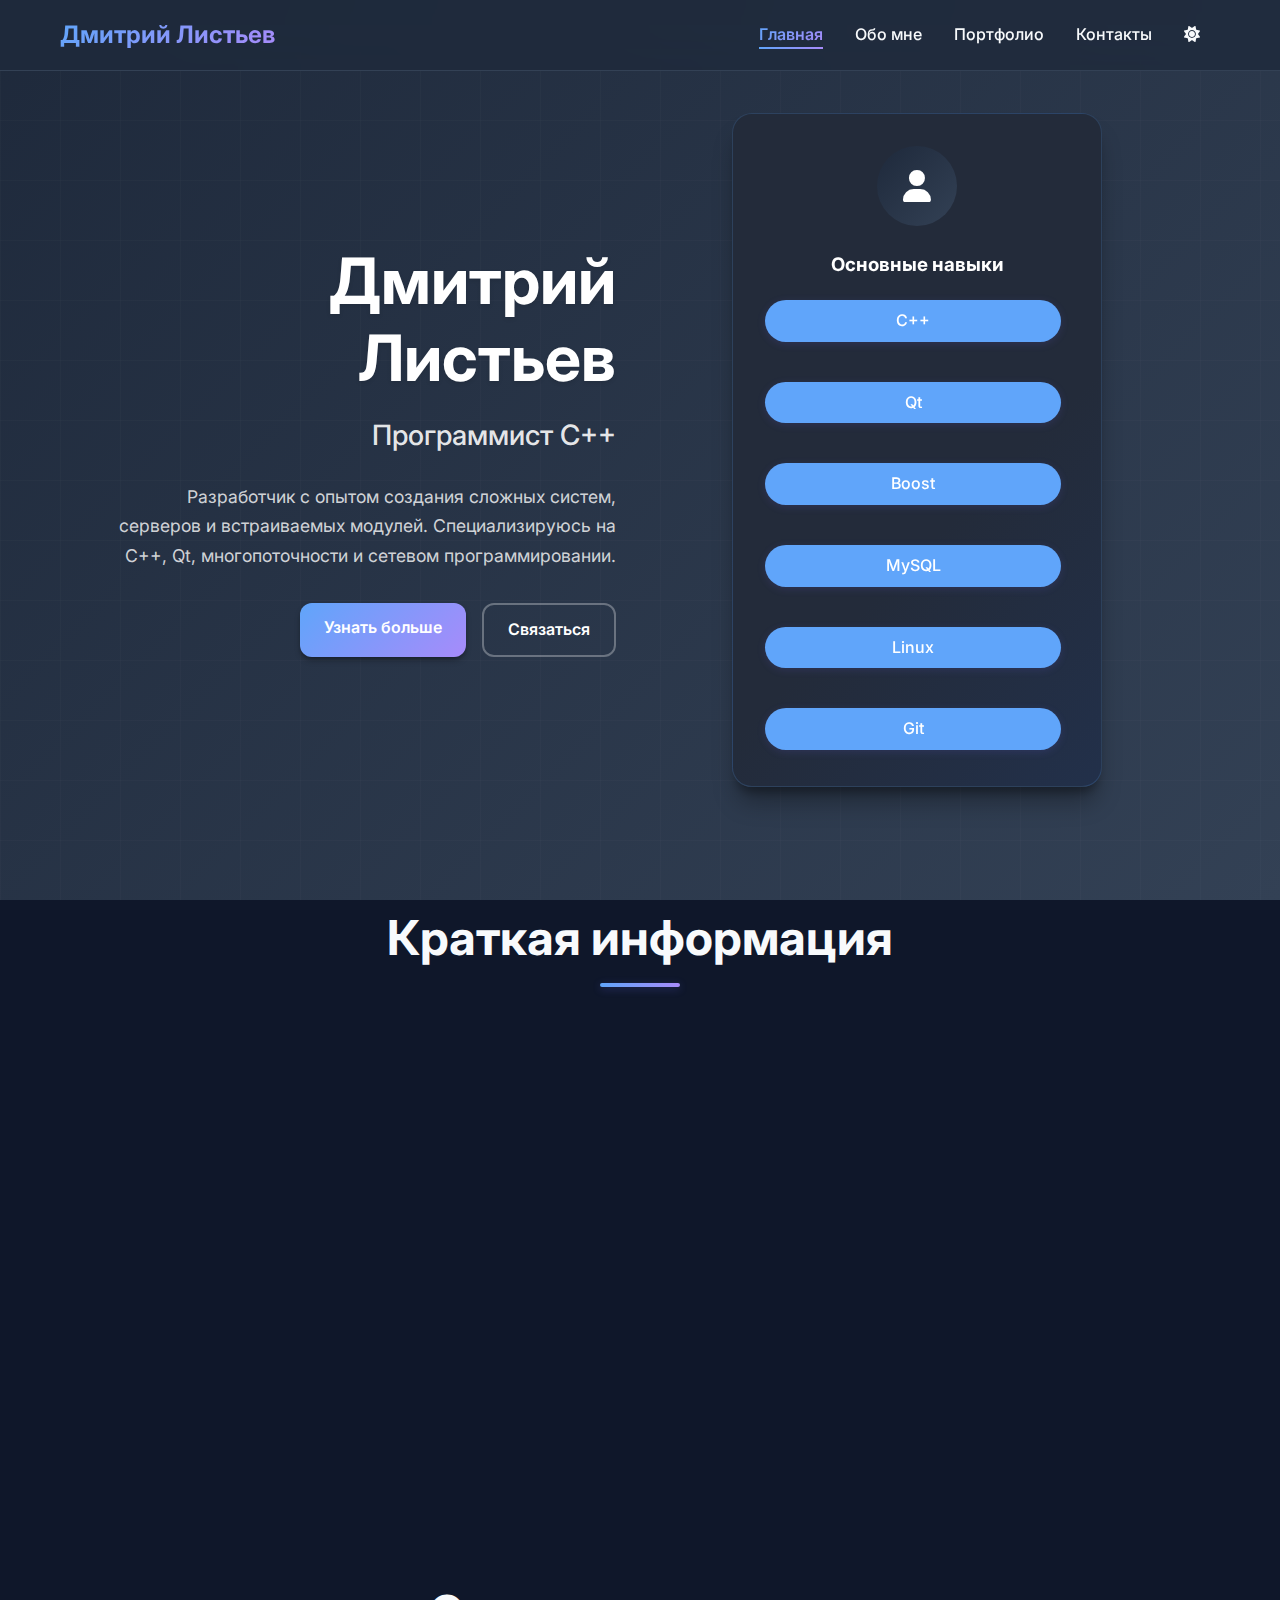
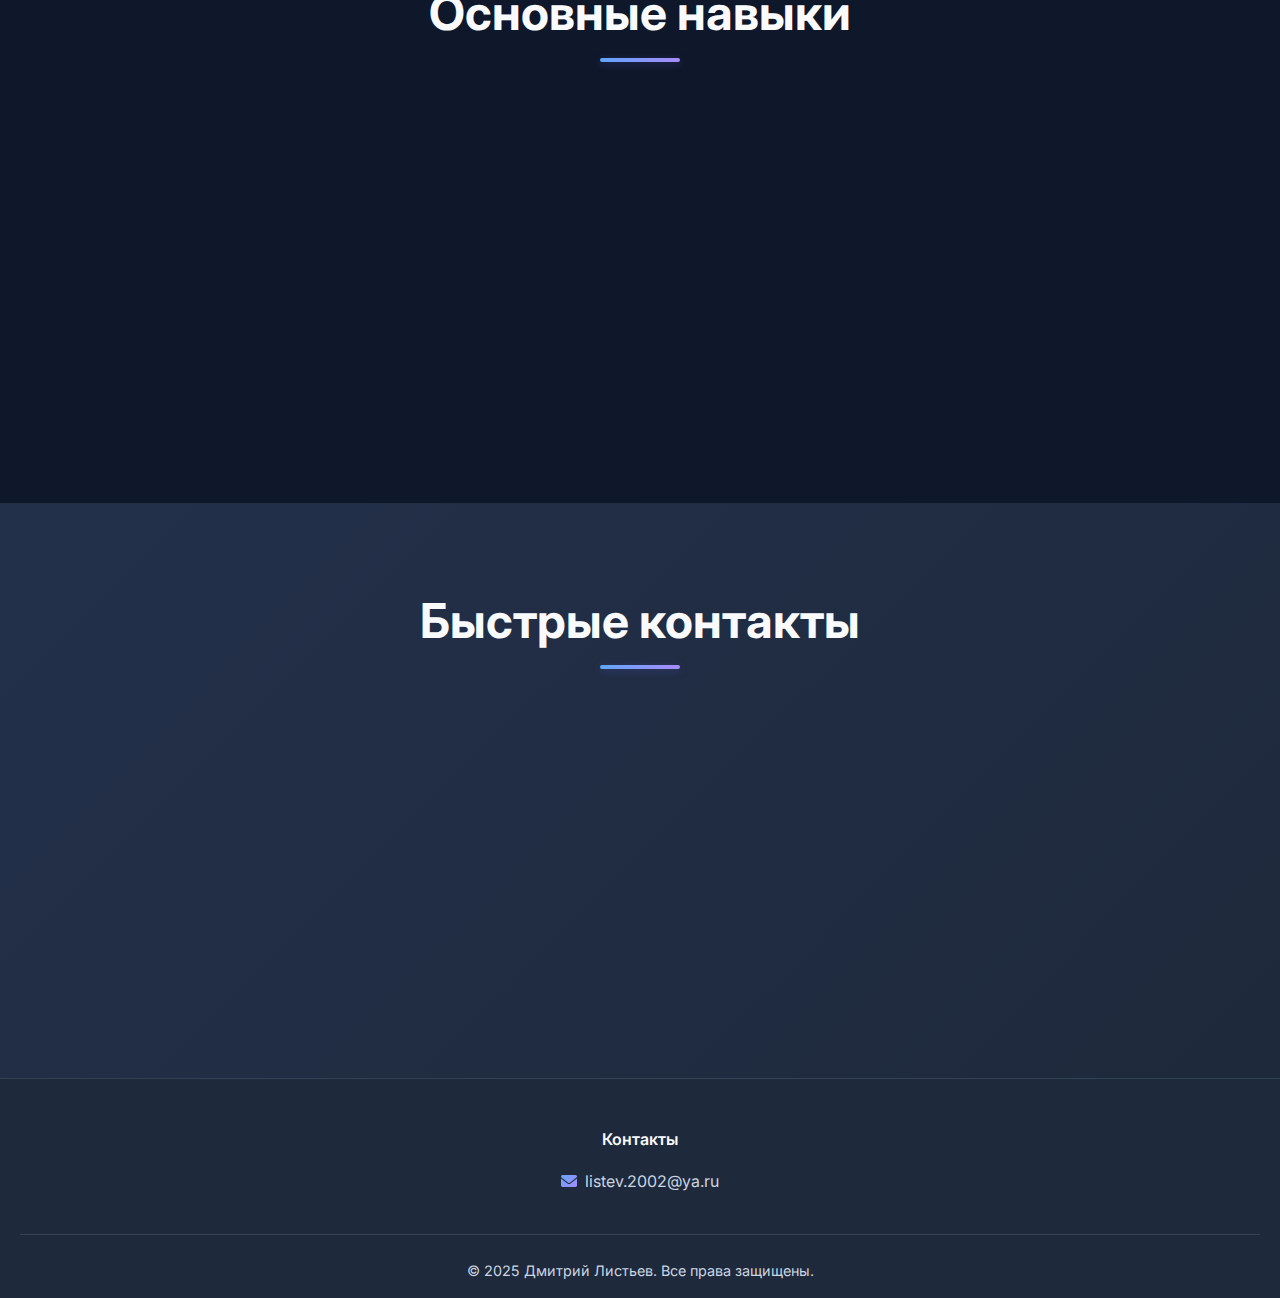
<file: index.html>
<!DOCTYPE html>
<html lang="ru">
<head>
    <meta charset="UTF-8">
    <meta name="viewport" content="width=device-width, initial-scale=1.0">
    <title>Дмитрий Листьев - Программист C++</title>
    <link rel="stylesheet" href="styles.css">
    <link rel="stylesheet" href="responsive.css">
    <link href="https://fonts.googleapis.com/css2?family=Inter:wght@300;400;500;600;700&display=swap" rel="stylesheet">
    <link rel="stylesheet" href="https://cdnjs.cloudflare.com/ajax/libs/font-awesome/6.0.0/css/all.min.css">
    <script src="script.js" defer></script>
</head>
<body>
    <!-- Навигация -->
    <nav class="navbar">
        <div class="nav-container">
            <div class="nav-logo">
                <a href="#home">Дмитрий Листьев</a>
            </div>
            <ul class="nav-menu">
                <li><a href="index.html" class="nav-link active">Главная</a></li>
                <li><a href="about.html" class="nav-link">Обо мне</a></li>
                <li><a href="portfolio.html" class="nav-link">Портфолио</a></li>
                <li><a href="contact.html" class="nav-link">Контакты</a></li>
                <li>
                    <div class="theme-toggle" id="themeToggle">
                        <i class="fas fa-sun sun"></i>
                        <i class="fas fa-moon moon"></i>
                    </div>
                </li>
            </ul>
            <div class="hamburger">
                <span class="bar"></span>
                <span class="bar"></span>
                <span class="bar"></span>
            </div>
        </div>
    </nav>

    <!-- Главная секция -->
    <section id="home" class="hero">
        <div class="hero-container">
            <div class="hero-content">
                <div class="hero-text">
                    <h1 class="hero-title">Дмитрий Листьев</h1>
                    <h2 class="hero-subtitle fade-in-up">Программист C++</h2>
                    <p class="hero-description fade-in-up">
                        Разработчик с опытом создания сложных систем, серверов и встраиваемых модулей. 
                        Специализируюсь на C++, Qt, многопоточности и сетевом программировании.
                    </p>
                    <div class="hero-buttons fade-in-up">
                        <a href="about.html" class="btn btn-primary">Узнать больше</a>
                        <a href="contact.html" class="btn btn-secondary">Связаться</a>
                    </div>
                </div>
                <div class="hero-image">
                    <div class="profile-card scale-in">
                        <div class="profile-avatar">
                            <i class="fas fa-user"></i>
                        </div>
                        <div class="profile-info">
                            <h3>Основные навыки</h3>
                            <div class="skills-grid">
                                <span class="skill-tag interactive">C++</span>
                                <span class="skill-tag interactive">Qt</span>
                                <span class="skill-tag interactive">Boost</span>
                                <span class="skill-tag interactive">MySQL</span>
                                <span class="skill-tag interactive">Linux</span>
                                <span class="skill-tag interactive">Git</span>
                            </div>
                        </div>
                    </div>
                </div>
            </div>
        </div>
    </section>

    <!-- Краткая информация -->
    <section class="overview">
        <div class="container">
            <h2 class="section-title">Краткая информация</h2>
            <div class="overview-grid">
                <div class="overview-item scroll-reveal">
                    <div class="overview-icon">
                        <i class="fas fa-user"></i>
                    </div>
                    <h3>Обо мне</h3>
                    <p>Программист C++ с опытом разработки сложных систем, серверов и встраиваемых модулей. 
                    Специализируюсь на многопоточности и сетевом программировании.</p>
                    <a href="about.html" class="btn btn-secondary">Подробнее</a>
                </div>
                
                <div class="overview-item scroll-reveal">
                    <div class="overview-icon">
                        <i class="fas fa-briefcase"></i>
                    </div>
                    <h3>Опыт работы</h3>
                    <p>Инженер-программист в АО "СИСТЕМА-ЦЕНТР" и C++ разработчик в Болид, НВП, ЗАО. 
                    Опыт работы с Qt, Boost, MySQL и Django.</p>
                    <a href="about.html" class="btn btn-secondary">Подробнее</a>
                </div>
                
                <div class="overview-item scroll-reveal">
                    <div class="overview-icon">
                        <i class="fas fa-code"></i>
                    </div>
                    <h3>Портфолио</h3>
                    <p>Разработка серверов дорожных контроллеров, веб-приложений на Django, 
                    встраиваемых модулей и многопоточных приложений.</p>
                    <a href="portfolio.html" class="btn btn-secondary">Подробнее</a>
                </div>
                
                <div class="overview-item scroll-reveal">
                    <div class="overview-icon">
                        <i class="fas fa-envelope"></i>
                    </div>
                    <h3>Контакты</h3>
                    <p>Готов к обсуждению новых проектов. Свяжитесь со мной для сотрудничества 
                    или получения дополнительной информации.</p>
                    <a href="contact.html" class="btn btn-secondary">Связаться</a>
                </div>
            </div>
        </div>
    </section>

    <!-- Основные навыки -->
    <section class="skills-overview">
        <div class="container">
            <h2 class="section-title">Основные навыки</h2>
            <div class="skills-grid">
                <div class="skill-category scroll-reveal">
                    <h3>Языки программирования</h3>
                    <div class="skill-tags">
                        <span class="skill-tag interactive">C++</span>
                        <span class="skill-tag interactive">Python</span>
                        <span class="skill-tag interactive">C#</span>
                    </div>
                </div>
                <div class="skill-category scroll-reveal">
                    <h3>Фреймворки и библиотеки</h3>
                    <div class="skill-tags">
                        <span class="skill-tag interactive">Qt</span>
                        <span class="skill-tag interactive">Boost</span>
                        <span class="skill-tag interactive">Django</span>
                        <span class="skill-tag interactive">OpenCV</span>
                    </div>
                </div>
                <div class="skill-category scroll-reveal">
                    <h3>Базы данных</h3>
                    <div class="skill-tags">
                        <span class="skill-tag interactive">MySQL</span>
                        <span class="skill-tag interactive">SQLite</span>
                    </div>
                </div>
                <div class="skill-category scroll-reveal">
                    <h3>Инструменты</h3>
                    <div class="skill-tags">
                        <span class="skill-tag interactive">Git</span>
                        <span class="skill-tag interactive">CMake</span>
                        <span class="skill-tag interactive">Visual Studio</span>
                        <span class="skill-tag interactive">GCC</span>
                    </div>
                </div>
            </div>
        </div>
    </section>

    <!-- Быстрые контакты -->
    <section class="quick-contact">
        <div class="container">
            <h2 class="section-title">Быстрые контакты</h2>
            <div class="contact-cards">
                <div class="contact-card scroll-reveal">
                    <i class="fas fa-envelope"></i>
                    <h3>Email</h3>
                    <p>listev.2002@ya.ru</p>
                    <a href="mailto:listev.2002@ya.ru" class="btn btn-outline">Написать</a>
                </div>
                <div class="contact-card scroll-reveal">
                    <i class="fab fa-github"></i>
                    <h3>GitHub</h3>
                    <p>github.com/deexsed</p>
                    <a href="https://github.com/deexsed" class="btn btn-outline" target="_blank">Профиль</a>
                </div>
            </div>
        </div>
    </section>

    <!-- Футер -->
    <footer class="footer">
        <div class="container">
            <div class="footer-content">
                <div class="footer-section">
                    <h4>Контакты</h4>
                    <p><i class="fas fa-envelope"></i> listev.2002@ya.ru</p>
                </div>
            </div>
            <div class="footer-bottom">
                <p>&copy; 2025 Дмитрий Листьев. Все права защищены.</p>
            </div>
        </div>
    </footer>

</body>
</html>
</file>
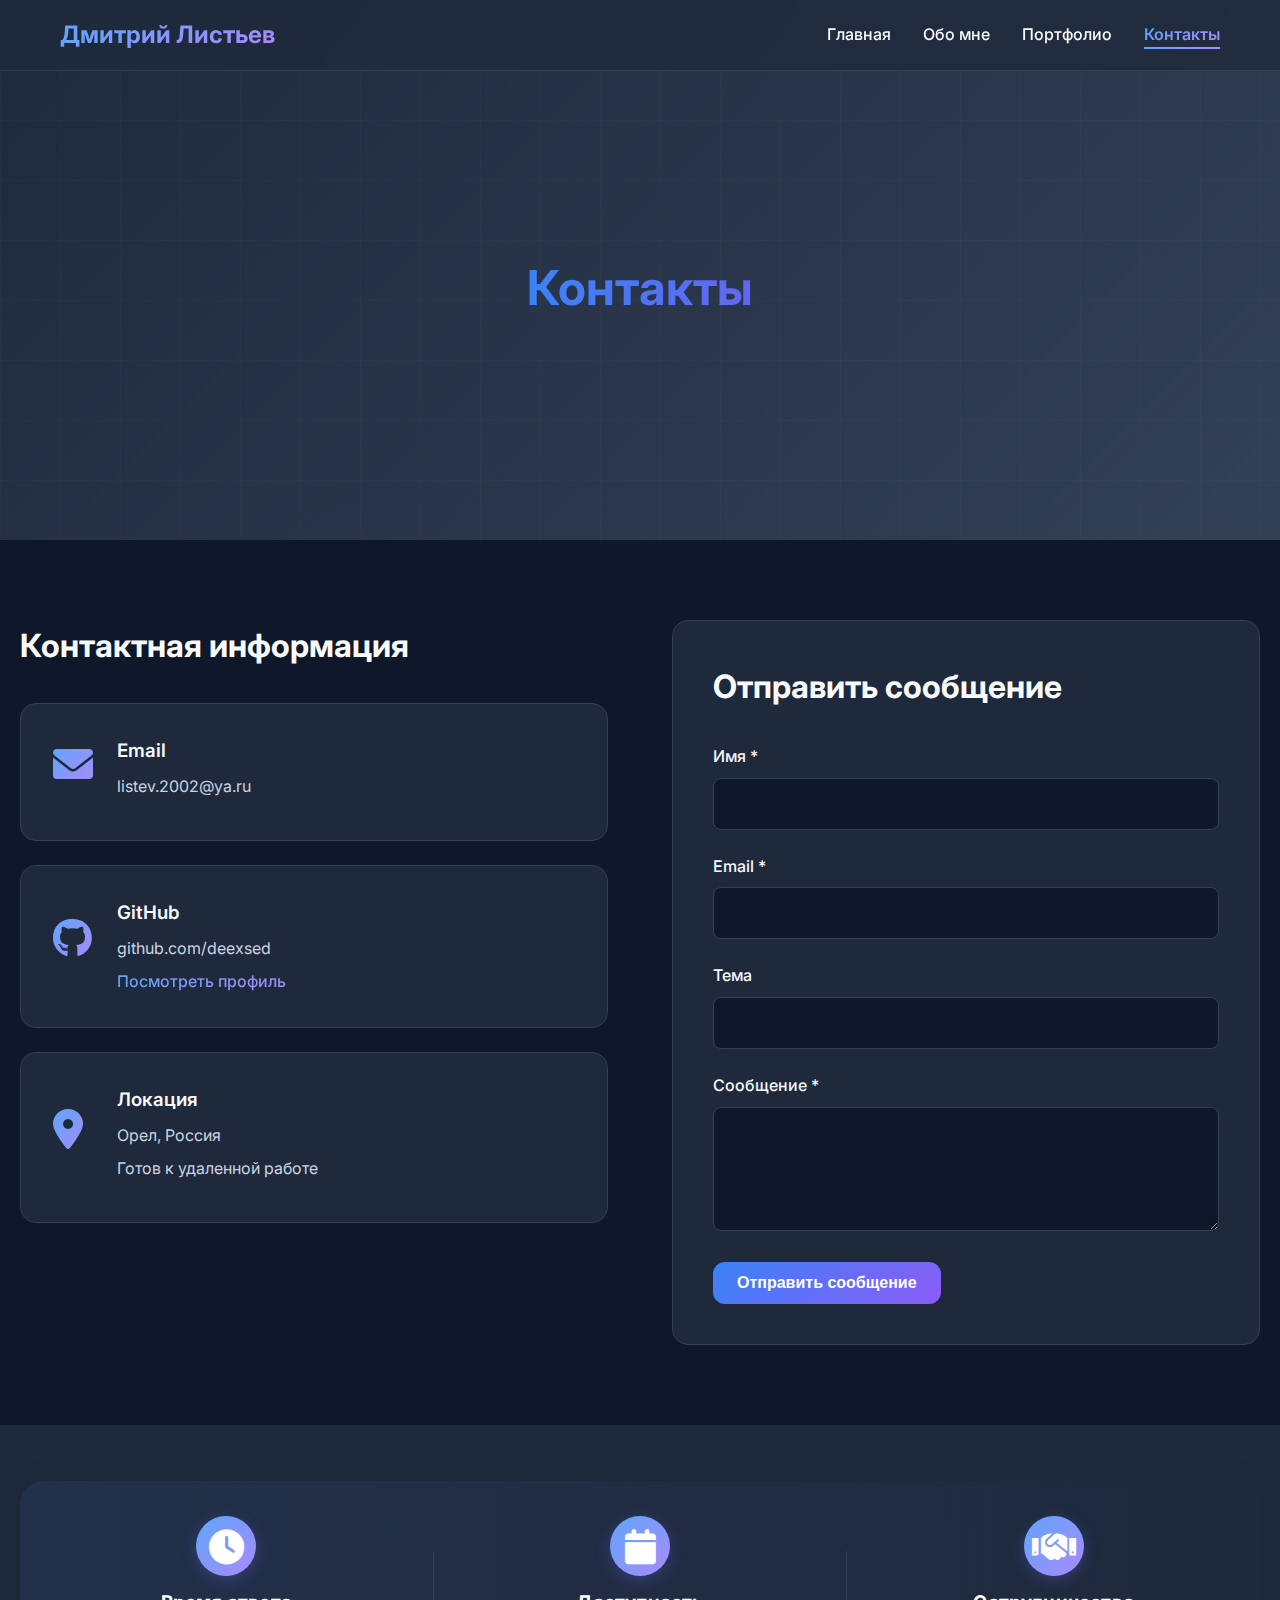
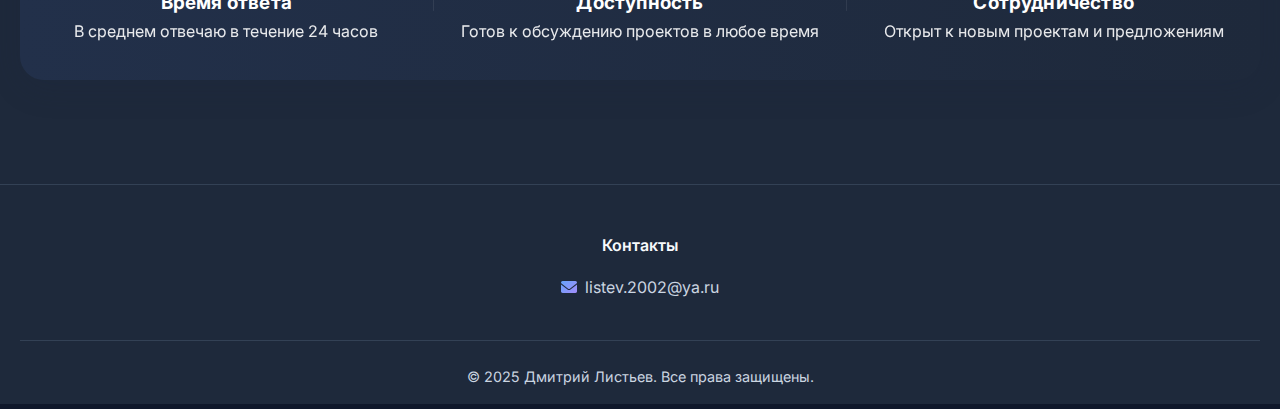
<file: contact.html>
<!DOCTYPE html>
<html lang="ru">
<head>
    <meta charset="UTF-8">
    <meta name="viewport" content="width=device-width, initial-scale=1.0">
    <title>Контакты</title>
    <link rel="stylesheet" href="styles.css">
    <link rel="stylesheet" href="responsive.css">
    <link href="https://fonts.googleapis.com/css2?family=Inter:wght@300;400;500;600;700&display=swap" rel="stylesheet">
    <link rel="stylesheet" href="https://cdnjs.cloudflare.com/ajax/libs/font-awesome/6.0.0/css/all.min.css">
    <script src="script.js" defer></script>
    <!-- EmailJS SDK -->
    <script src="https://cdn.emailjs.com/dist/email.min.js"></script>
    <script>
      document.addEventListener('DOMContentLoaded', function() {
        emailjs.init('vd8RF_2wlQmlxdyQa'); // Замените на свой user_id из EmailJS
      });
    </script>
</head>
<body>
    <!-- Навигация -->
    <nav class="navbar">
        <div class="nav-container">
            <div class="nav-logo">
                <a href="index.html">Дмитрий Листьев</a>
            </div>
            <ul class="nav-menu">
                <li><a href="index.html" class="nav-link">Главная</a></li>
                <li><a href="about.html" class="nav-link">Обо мне</a></li>
                <li><a href="portfolio.html" class="nav-link">Портфолио</a></li>
                <li><a href="contact.html" class="nav-link active">Контакты</a></li>
            </ul>
            <div class="hamburger">
                <span class="bar"></span>
                <span class="bar"></span>
                <span class="bar"></span>
            </div>
        </div>
    </nav>

    <!-- Заголовок страницы -->
    <section class="page-header">
        <div class="video-overlay"></div>
        <div class="particles">
            <div class="particle"></div>
            <div class="particle"></div>
            <div class="particle"></div>
            <div class="particle"></div>
            <div class="particle"></div>
            <div class="particle"></div>
            <div class="particle"></div>
            <div class="particle"></div>
            <div class="particle"></div>
        </div>
        <div class="container">
            <h1 class="page-title gradient-text">Контакты</h1>
        </div>
    </section>

    <!-- Контакты -->
    <section class="contact">
        <div class="container">
            <div class="contact-content">
                <div class="contact-info">
                    <h2>Контактная информация</h2>
                    <div class="contact-item enhanced-card">
                        <div class="tech-illustration">
                            <i class="fas fa-envelope animated-icon"></i>
                        </div>
                        <div>
                            <h3>Email</h3>
                            <p>listev.2002@ya.ru</p>
                        </div>
                    </div>
                    <div class="contact-item enhanced-card">
                        <div class="tech-illustration">
                            <i class="fab fa-github animated-icon"></i>
                        </div>
                        <div>
                            <h3>GitHub</h3>
                            <p>github.com/deexsed</p>
                            <a href="https://github.com/deexsed" class="contact-link" target="_blank">Посмотреть профиль</a>
                        </div>
                    </div>
                    <div class="contact-item enhanced-card">
                        <div class="tech-illustration">
                            <i class="fas fa-map-marker-alt animated-icon"></i>
                        </div>
                        <div>
                            <h3>Локация</h3>
                            <p>Орел, Россия</p>
                            <p>Готов к удаленной работе</p>
                        </div>
                    </div>
                </div>

                <div class="contact-form enhanced-card">
                    <h2>Отправить сообщение</h2>
                    <form id="contactForm">
                        <div class="form-group">
                            <label for="name">Имя *</label>
                            <input type="text" id="name" name="name" required>
                        </div>
                        <div class="form-group">
                            <label for="email">Email *</label>
                            <input type="email" id="email" name="email" required>
                        </div>
                        <div class="form-group">
                            <label for="subject">Тема</label>
                            <input type="text" id="subject" name="subject">
                        </div>
                        <div class="form-group">
                            <label for="message">Сообщение *</label>
                            <textarea id="message" name="message" rows="5" required></textarea>
                        </div>
                        <button type="submit" class="btn btn-gradient">Отправить сообщение</button>
                    </form>
                </div>
            </div>
        </div>
    </section>

    <!-- Дополнительная информация -->
    <section class="contact-extra">
        <div class="container">
            <div class="contact-extra-banner">
                <div class="extra-info-item">
                    <i class="fas fa-clock"></i>
                    <div class="extra-info-text">
                        <span class="extra-title">Время ответа</span>
                        <span class="extra-desc">В среднем отвечаю в течение 24 часов</span>
                    </div>
                </div>
                <div class="extra-divider"></div>
                <div class="extra-info-item">
                    <i class="fas fa-calendar"></i>
                    <div class="extra-info-text">
                        <span class="extra-title">Доступность</span>
                        <span class="extra-desc">Готов к обсуждению проектов в любое время</span>
                    </div>
                </div>
                <div class="extra-divider"></div>
                <div class="extra-info-item">
                    <i class="fas fa-handshake"></i>
                    <div class="extra-info-text">
                        <span class="extra-title">Сотрудничество</span>
                        <span class="extra-desc">Открыт к новым проектам и предложениям</span>
                    </div>
                </div>
            </div>
        </div>
    </section>

    <!-- Футер -->
    <footer class="footer">
        <div class="container">
            <div class="footer-content">
                <div class="footer-section">
                    <h4>Контакты</h4>
                    <p><i class="fas fa-envelope"></i> listev.2002@ya.ru</p>
                </div>
            </div>
            <div class="footer-bottom">
                <p>&copy; 2025 Дмитрий Листьев. Все права защищены.</p>
            </div>
        </div>
    </footer>

</body>
</html>
</file>
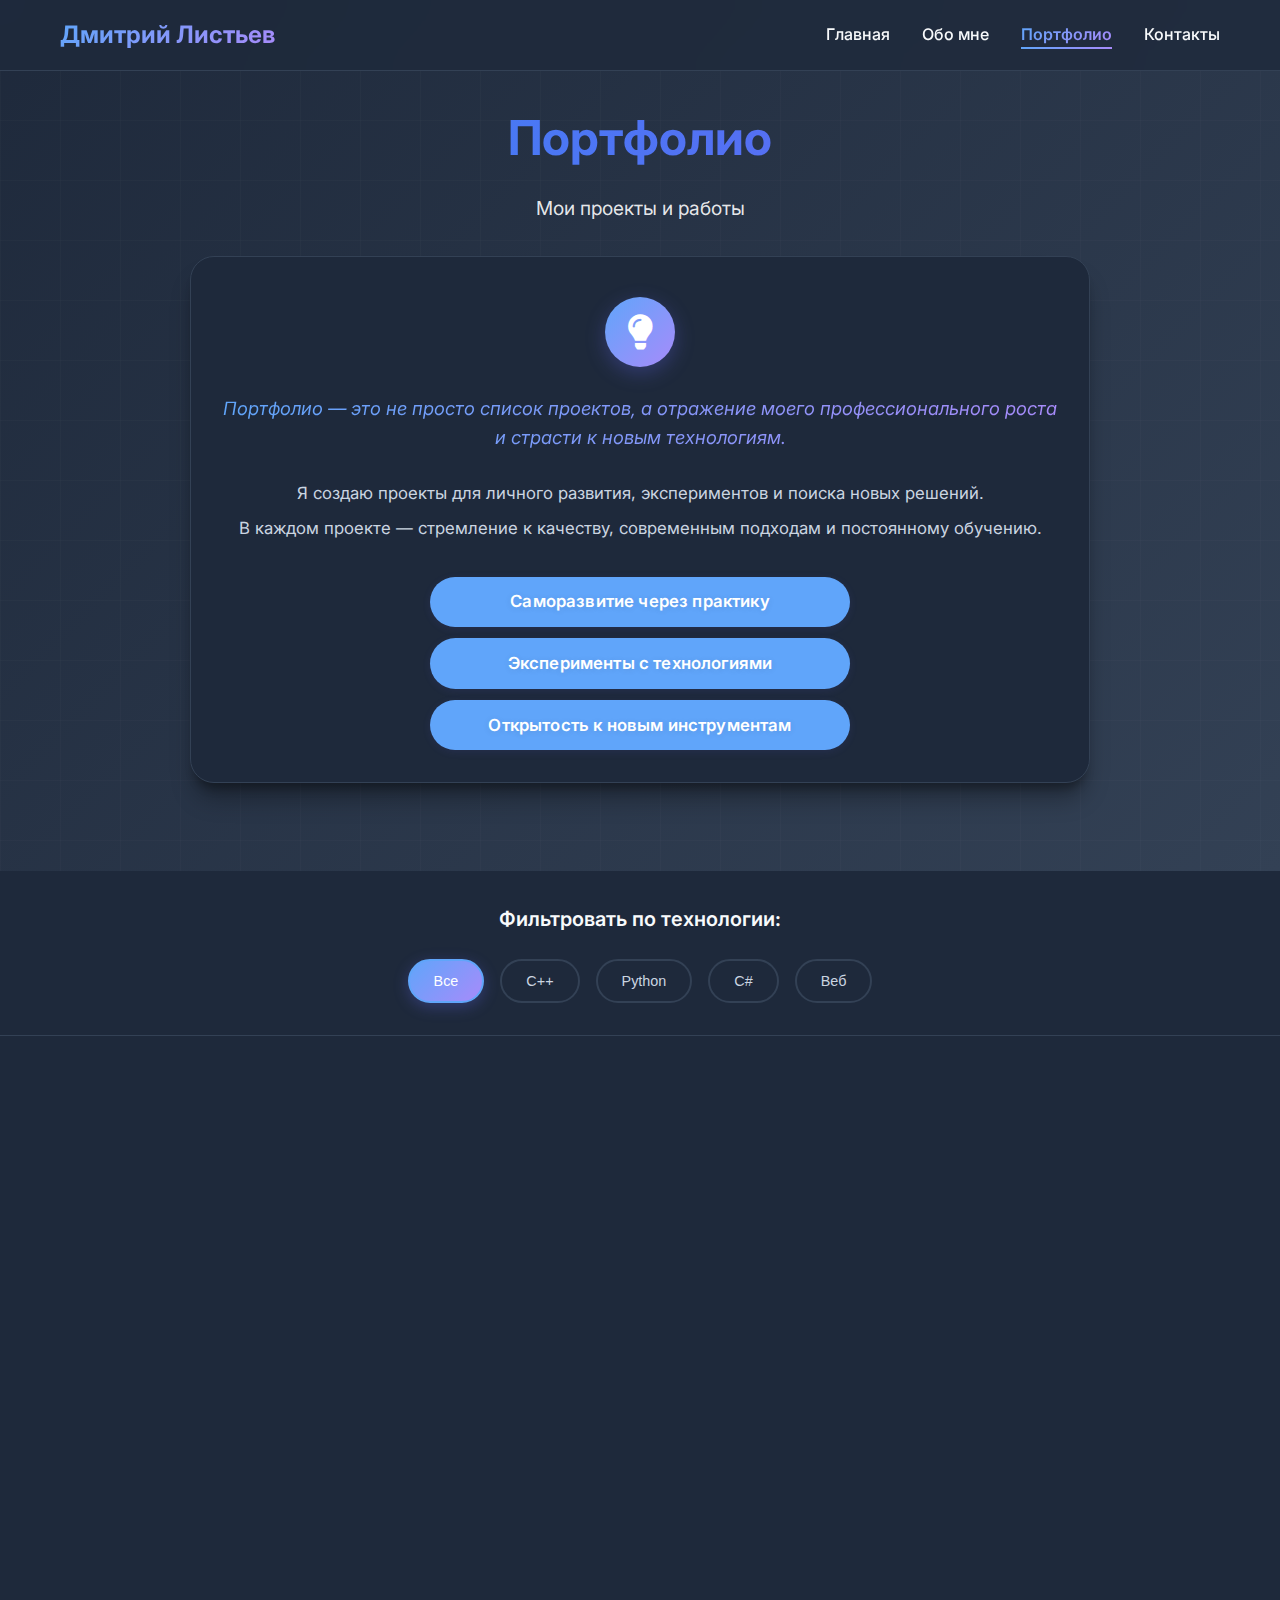
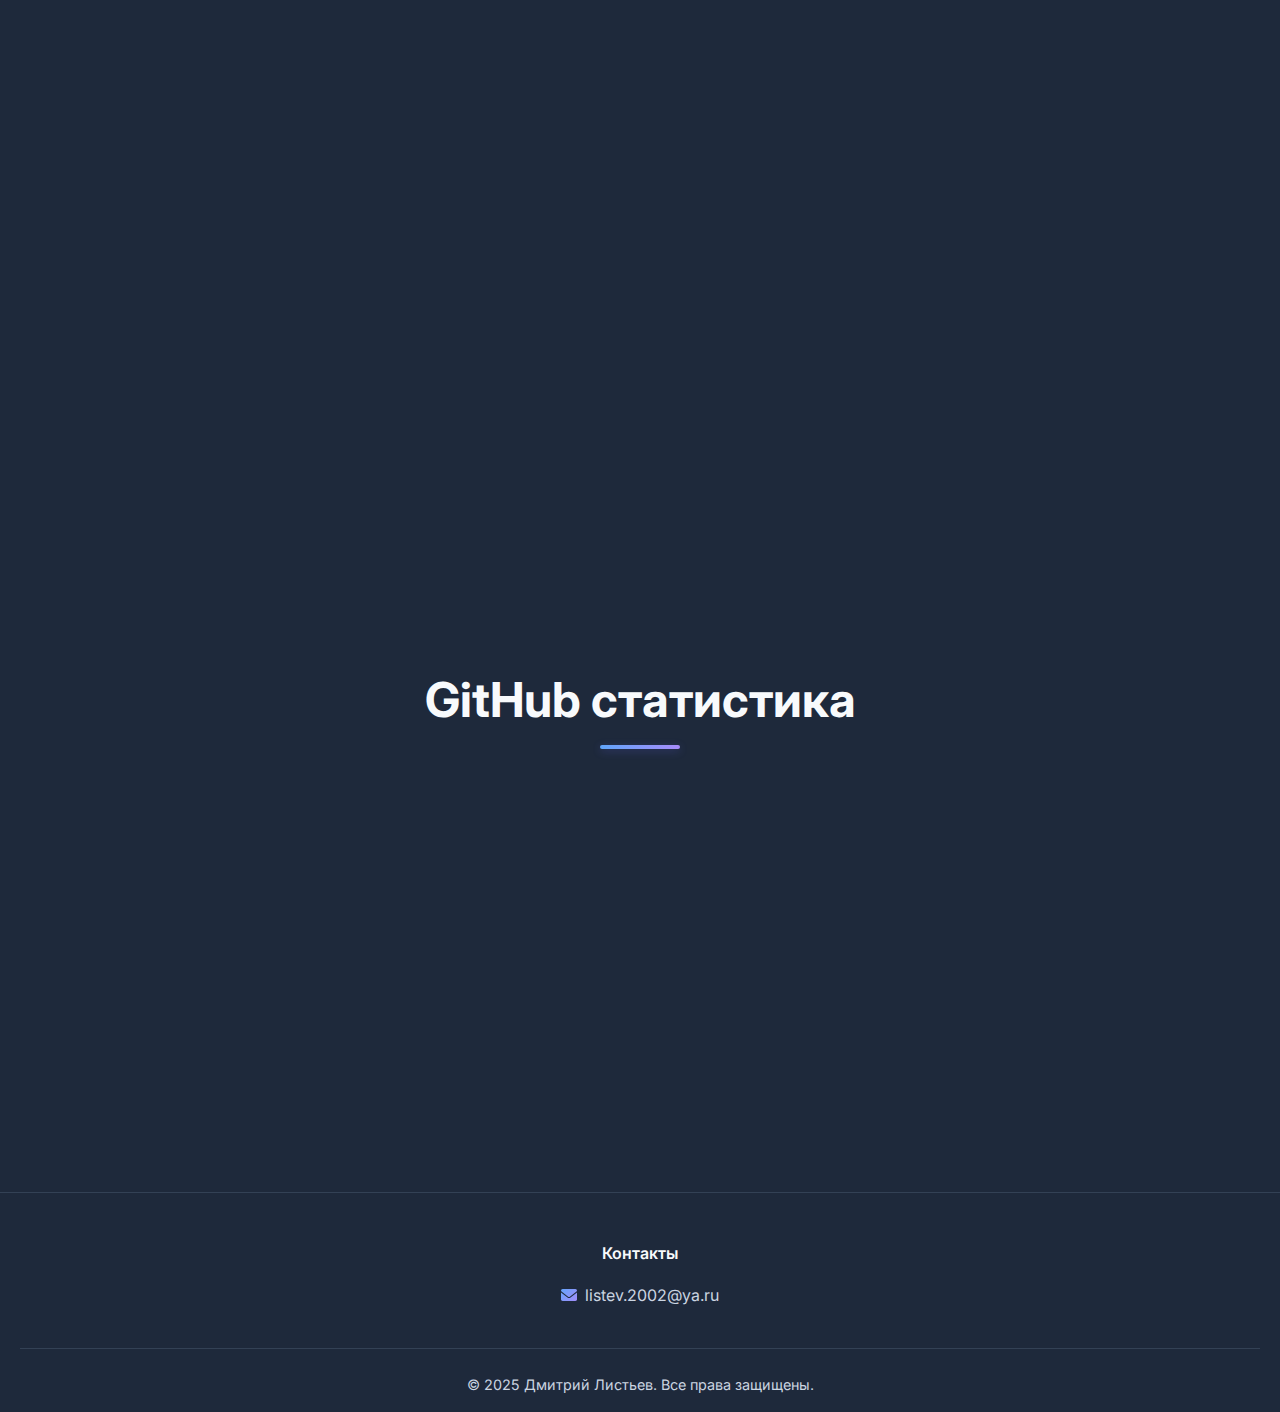
<file: portfolio.html>
<!DOCTYPE html>
<html lang="ru">
<head>
    <meta charset="UTF-8">
    <meta name="viewport" content="width=device-width, initial-scale=1.0">
    <title>Портфолио - Дмитрий Листьев</title>
    <link rel="stylesheet" href="styles.css">
    <link rel="stylesheet" href="responsive.css">
    <link href="https://fonts.googleapis.com/css2?family=Inter:wght@300;400;500;600;700&display=swap" rel="stylesheet">
    <link rel="stylesheet" href="https://cdnjs.cloudflare.com/ajax/libs/font-awesome/6.0.0/css/all.min.css">
    <script src="script.js" defer></script>
</head>
<body>
    <!-- Навигация -->
    <nav class="navbar">
        <div class="nav-container">
            <div class="nav-logo">
                <a href="index.html">Дмитрий Листьев</a>
            </div>
            <ul class="nav-menu">
                <li><a href="index.html" class="nav-link">Главная</a></li>
                <li><a href="about.html" class="nav-link">Обо мне</a></li>
                <li><a href="portfolio.html" class="nav-link active">Портфолио</a></li>
                <li><a href="contact.html" class="nav-link">Контакты</a></li>
            </ul>
            <div class="hamburger">
                <span class="bar"></span>
                <span class="bar"></span>
                <span class="bar"></span>
            </div>
        </div>
    </nav>

    <!-- Заголовок страницы -->
    <section class="page-header">
        <div class="video-overlay"></div>
        <div class="particles">
            <div class="particle"></div>
            <div class="particle"></div>
            <div class="particle"></div>
            <div class="particle"></div>
            <div class="particle"></div>
            <div class="particle"></div>
            <div class="particle"></div>
            <div class="particle"></div>
            <div class="particle"></div>
        </div>
        <div class="container">
            <div class="header-content">
                <h1 class="page-title fade-in-up gradient-text">Портфолио</h1>
                <p class="page-subtitle fade-in-up">Мои проекты и работы</p>
                <div class="portfolio-intro fade-in-up enhanced-card">
                    <div class="portfolio-intro-icon">
                        <i class="fas fa-lightbulb animated-icon"></i>
                    </div>
                    <blockquote class="portfolio-intro-quote">
                        <span>Портфолио — это не просто список проектов, а отражение моего профессионального роста и страсти к новым технологиям.</span>
                    </blockquote>
                    <div class="portfolio-intro-text">
                        <p>Я создаю проекты для личного развития, экспериментов и поиска новых решений.</p>
                        <p>В каждом проекте — стремление к качеству, современным подходам и постоянному обучению.</p>
                        <ul class="portfolio-intro-list">
                            <li>Саморазвитие через практику</li>
                            <li>Эксперименты с технологиями</li>
                            <li>Открытость к новым инструментам</li>
                        </ul>
                    </div>
                </div>
            </div>
        </div>
    </section>

    <!-- Фильтры проектов -->
    <section class="portfolio-filters">
        <div class="container">
            <div class="filters-content fade-in-up">
                <h3>Фильтровать по технологии:</h3>
                <div class="filter-buttons">
                    <button class="filter-btn active" data-filter="all">Все</button>
                    <button class="filter-btn" data-filter="cpp">C++</button>
                    <button class="filter-btn" data-filter="python">Python</button>
                    <button class="filter-btn" data-filter="csharp">C#</button>
                    <button class="filter-btn" data-filter="web">Веб</button>
                </div>
            </div>
        </div>
    </section>

    <!-- Портфолио -->
    <section class="portfolio">
        <div class="container">
            <div class="portfolio-grid">
                <div class="portfolio-item scroll-reveal enhanced-card" data-category="cpp">
                    <div class="portfolio-content">
                        <div class="portfolio-header">
                            <div class="portfolio-icon">
                                <i class="fas fa-server animated-icon"></i>
                            </div>
                            <h3>Сервер дорожных контроллеров</h3>
                        </div>
                        <p>Разработка сервера для управления дорожными контроллерами с использованием современных протоколов связи и многопоточности.</p>
                        <div class="portfolio-tech">
                            <span class="tech-tag interactive">C++</span>
                            <span class="tech-tag interactive">Qt</span>
                            <span class="tech-tag interactive">TCP/IP</span>
                        </div>
                        <div class="portfolio-actions">
                            <a href="https://github.com/deexsed" class="portfolio-link" target="_blank">
                                <i class="fab fa-github"></i> GitHub
                            </a>
                            <button class="portfolio-details-btn">
                                <i class="fas fa-info-circle"></i> Подробнее
                            </button>
                        </div>
                    </div>
                </div>

                <div class="portfolio-item scroll-reveal enhanced-card" data-category="python web">
                    <div class="portfolio-content">
                        <div class="portfolio-header">
                            <div class="portfolio-icon">
                                <i class="fas fa-globe animated-icon"></i>
                            </div>
                            <h3>Веб-приложение для отладки</h3>
                        </div>
                        <p>Разработка веб-приложения на Django для оперативной отладки тестируемой продукции 
                        и получения информации со стендов.</p>
                        <div class="portfolio-tech">
                            <span class="tech-tag interactive">Python</span>
                            <span class="tech-tag interactive">Django</span>
                            <span class="tech-tag interactive">MySQL</span>
                        </div>
                        <div class="portfolio-actions">
                            <a href="https://github.com/deexsed" class="portfolio-link" target="_blank">
                                <i class="fab fa-github"></i> GitHub
                            </a>
                            <button class="portfolio-details-btn">
                                <i class="fas fa-info-circle"></i> Подробнее
                            </button>
                        </div>
                    </div>
                </div>

                <div class="portfolio-item scroll-reveal enhanced-card" data-category="cpp">
                    <div class="portfolio-content">
                        <div class="portfolio-header">
                            <div class="portfolio-icon">
                                <i class="fas fa-microchip animated-icon"></i>
                            </div>
                            <h3>Встраиваемые модули</h3>
                        </div>
                        <p>Разработка встраиваемых модулей для систем автоматизации с использованием 
                        современных микроконтроллеров и протоколов связи.</p>
                        <div class="portfolio-tech">
                            <span class="tech-tag interactive">C++</span>
                            <span class="tech-tag interactive">RS485</span>
                            <span class="tech-tag interactive">Embedded</span>
                        </div>
                        <div class="portfolio-actions">
                            <a href="https://github.com/deexsed" class="portfolio-link" target="_blank">
                                <i class="fab fa-github"></i> GitHub
                            </a>
                            <button class="portfolio-details-btn">
                                <i class="fas fa-info-circle"></i> Подробнее
                            </button>
                        </div>
                    </div>
                </div>

                <div class="portfolio-item scroll-reveal enhanced-card" data-category="csharp">
                    <div class="portfolio-content">
                        <div class="portfolio-header">
                            <div class="portfolio-icon">
                                <i class="fas fa-database animated-icon"></i>
                            </div>
                            <h3>Система управления базой данных</h3>
                        </div>
                        <p>Создание системы управления и настройки базы данных для хранения информации 
                        о дорожных контроллерах и их состоянии.</p>
                        <div class="portfolio-tech">
                            <span class="tech-tag interactive">C#</span>
                            <span class="tech-tag interactive">.NET 8</span>
                            <span class="tech-tag interactive">SQL</span>
                        </div>
                        <div class="portfolio-actions">
                            <a href="https://github.com/deexsed" class="portfolio-link" target="_blank">
                                <i class="fab fa-github"></i> GitHub
                            </a>
                            <button class="portfolio-details-btn">
                                <i class="fas fa-info-circle"></i> Подробнее
                            </button>
                        </div>
                    </div>
                </div>

                <div class="portfolio-item scroll-reveal enhanced-card" data-category="cpp">
                    <div class="portfolio-content">
                        <div class="portfolio-header">
                            <div class="portfolio-icon">
                                <i class="fas fa-network-wired animated-icon"></i>
                            </div>
                            <h3>Многопоточное приложение</h3>
                        </div>
                        <p>Разработка многопоточного приложения с использованием Boost.Asio для 
                        эффективной обработки сетевых соединений.</p>
                        <div class="portfolio-tech">
                            <span class="tech-tag interactive">C++21</span>
                            <span class="tech-tag interactive">Boost.Asio</span>
                            <span class="tech-tag interactive">Multithreading</span>
                        </div>
                        <div class="portfolio-actions">
                            <a href="https://github.com/deexsed" class="portfolio-link" target="_blank">
                                <i class="fab fa-github"></i> GitHub
                            </a>
                            <button class="portfolio-details-btn">
                                <i class="fas fa-info-circle"></i> Подробнее
                            </button>
                        </div>
                    </div>
                </div>

                <div class="portfolio-item scroll-reveal enhanced-card" data-category="cpp">
                    <div class="portfolio-content">
                        <div class="portfolio-header">
                            <div class="portfolio-icon">
                                <i class="fas fa-desktop animated-icon"></i>
                            </div>
                            <h3>GUI приложение на Qt</h3>
                        </div>
                        <p>Создание графического интерфейса пользователя с использованием Qt5 
                        для управления и мониторинга систем.</p>
                        <div class="portfolio-tech">
                            <span class="tech-tag interactive">Qt5</span>
                            <span class="tech-tag interactive">C++</span>
                            <span class="tech-tag interactive">GUI</span>
                        </div>
                        <div class="portfolio-actions">
                            <a href="https://github.com/deexsed" class="portfolio-link" target="_blank">
                                <i class="fab fa-github"></i> GitHub
                            </a>
                            <button class="portfolio-details-btn">
                                <i class="fas fa-info-circle"></i> Подробнее
                            </button>
                        </div>
                    </div>
                </div>
            </div>
        </div>
    </section>

    <!-- GitHub статистика -->
    <section class="github-stats">
        <div class="container">
            <h2 class="section-title fade-in-up">GitHub статистика</h2>
            <div class="stats-grid">
                <div class="stat-item scroll-reveal">
                    <div class="stat-icon">
                        <i class="fab fa-github"></i>
                    </div>
                    <h3>Репозитории</h3>
                    <p>Активные проекты на GitHub</p>
                    <a href="https://github.com/deexsed" class="btn btn-primary" target="_blank">
                        Посмотреть профиль
                    </a>
                </div>
                <div class="stat-item scroll-reveal">
                    <div class="stat-icon">
                        <i class="fas fa-code"></i>
                    </div>
                    <h3>Технологии</h3>
                    <p>C++, Python, C#, Qt, Django</p>
                    <div class="tech-highlights">
                        <span class="tech-highlight">C++</span>
                        <span class="tech-highlight">Python</span>
                        <span class="tech-highlight">C#</span>
                    </div>
                </div>
                <div class="stat-item scroll-reveal">
                    <div class="stat-icon">
                        <i class="fas fa-project-diagram"></i>
                    </div>
                    <h3>Проекты</h3>
                    <p>Коммерческие и личные разработки</p>
                    <div class="project-types">
                        <span class="project-type">Коммерческие</span>
                        <span class="project-type">Личные</span>
                    </div>
                </div>
            </div>
        </div>
    </section>

    <!-- Модальное окно для деталей проекта -->
    <div class="modal" id="projectModal">
        <div class="modal-content">
            <span class="close">&times;</span>
            <div class="modal-body">
                <div class="modal-header">
                    <h2 id="modalTitle">Название проекта</h2>
                    <div class="modal-tech" id="modalTech"></div>
                </div>
                <div class="modal-description" id="modalDescription">
                    <p>Описание проекта будет загружено...</p>
                </div>
                <div class="modal-features" id="modalFeatures">
                    <h3>Основные функции:</h3>
                    <ul id="modalFeaturesList"></ul>
                </div>
                <div class="modal-links">
                    <a href="#" class="btn btn-primary" id="modalGitHub" target="_blank">
                        <i class="fab fa-github"></i> GitHub
                    </a>
                </div>
            </div>
        </div>
    </div>

    <!-- Футер -->
    <footer class="footer">
        <div class="container">
            <div class="footer-content">
                <div class="footer-section">
                    <h4>Контакты</h4>
                    <p><i class="fas fa-envelope"></i> listev.2002@ya.ru</p>
                </div>
            </div>
            <div class="footer-bottom">
                <p>&copy; 2025 Дмитрий Листьев. Все права защищены.</p>
            </div>
        </div>
    </footer>

</body>
</html>
</file>
<file: styles.css>
/* Сброс стилей и базовые настройки */
* {
    margin: 0;
    padding: 0;
    box-sizing: border-box;
}

.page-header {
    position: relative;
    overflow: hidden;
    min-height: 50vh;
    background: var(--gradient-primary) !important;
}
.page-header::before {
    content: '';
    position: absolute;
    top: 0;
    left: 0;
    right: 0;
    bottom: 0;
    pointer-events: none;
    z-index: 0;
    opacity: 0.18;
    background-image: linear-gradient(to right, rgba(255,255,255,0.10) 1px, transparent 1px),
                      linear-gradient(to bottom, rgba(255,255,255,0.10) 1px, transparent 1px);
    background-size: 60px 60px;
}
.page-header .video-overlay,
.page-header .particles {
    position: absolute;
    top: 0;
    left: 0;
    width: 100%;
    height: 100%;
    z-index: 0;
    pointer-events: none;
}
.page-header > .container,
.page-header > .header-content {
    position: relative;
    z-index: 1;
}

:root {
    /* Теперь только переменные тёмной темы */
    --primary-color: #60a5fa;
    --primary-hover: #3b82f6;
    --secondary-color: #818cf8;
    --accent-color: #a78bfa;
    --text-primary: #f8fafc;
    --text-secondary: #cbd5e1;
    --text-light: #94a3b8;
    --bg-primary: #0f172a;
    --bg-secondary: #1e293b;
    --bg-tertiary: #334155;
    --bg-dark: #020617;
    --border-color: #334155;
    --border-hover: #475569;
    --shadow-sm: 0 1px 2px 0 rgb(0 0 0 / 0.3);
    --shadow-md: 0 4px 6px -1px rgb(0 0 0 / 0.3), 0 2px 4px -2px rgb(0 0 0 / 0.3);
    --shadow-lg: 0 10px 15px -3px rgb(0 0 0 / 0.3), 0 4px 6px -4px rgb(0 0 0 / 0.3);
    --shadow-xl: 0 20px 25px -5px rgb(0 0 0 / 0.3), 0 10px 10px -5px rgb(0 0 0 / 0.3);
    --gradient-primary: linear-gradient(135deg, #1e293b 0%, #334155 100%);
    --gradient-secondary: linear-gradient(135deg, #334155 0%, #475569 100%);
    --gradient-dark: linear-gradient(135deg, #0f172a 0%, #1e293b 100%);
    --card-bg: #1e293b;
    --card-hover: #334155;
    --glass-bg: rgba(30, 41, 59, 0.8);
    --glass-border: rgba(148, 163, 184, 0.2);
}

/* Удалены все блоки [data-theme="light"] и связанные стили */

body {
    font-family: 'Inter', -apple-system, BlinkMacSystemFont, 'Segoe UI', Roboto, sans-serif;
    line-height: 1.6;
    color: var(--text-primary);
    background-color: var(--bg-primary);
    transition: all 0.3s ease;
}

/* Плавный переход между темами */
.theme-transitioning * {
    transition: all 0.3s ease !important;
}

.container {
    max-width: 1200px;
    margin: 0 auto;
    padding: 0 20px;
}



/* Навигация */
.navbar {
    position: fixed;
    top: 0;
    width: 100%;
    background: var(--glass-bg);
    backdrop-filter: blur(20px);
    border-bottom: 1px solid var(--border-color);
    z-index: 1000;
    transition: all 0.3s ease;
}

.nav-container {
    max-width: 1200px;
    margin: 0 auto;
    padding: 0 20px;
    display: flex;
    justify-content: space-between;
    align-items: center;
    height: 70px;
}

.nav-logo a {
    font-size: 1.5rem;
    font-weight: 700;
    background: linear-gradient(135deg, var(--primary-color), var(--accent-color));
    -webkit-background-clip: text;
    -webkit-text-fill-color: transparent;
    background-clip: text;
    text-decoration: none;
    transition: all 0.3s ease;
}

.nav-logo a:hover {
    background: linear-gradient(135deg, var(--accent-color), var(--primary-color));
    -webkit-background-clip: text;
    -webkit-text-fill-color: transparent;
    background-clip: text;
    transform: scale(1.05);
}

.nav-menu {
    display: flex;
    list-style: none;
    gap: 2rem;
    align-items: center;
}

.nav-link {
    color: var(--text-primary);
    text-decoration: none;
    font-weight: 500;
    transition: color 0.3s ease;
    position: relative;
}

.nav-link:hover {
    color: var(--primary-color);
}

.nav-link::after {
    content: '';
    position: absolute;
    bottom: -5px;
    left: 0;
    width: 0;
    height: 2px;
    background: var(--primary-color);
    transition: width 0.3s ease;
}

.nav-link:hover::after {
    width: 100%;
}

.hamburger {
    display: none;
    flex-direction: column;
    cursor: pointer;
}

.bar {
    width: 25px;
    height: 3px;
    background: var(--text-primary);
    margin: 3px 0;
    transition: 0.3s;
}

/* Главная секция */
.hero {
    min-height: 100vh;
    display: flex;
    align-items: center;
    background: var(--gradient-primary);
    color: white;
    position: relative;
    overflow: hidden;
    padding: 0;
    margin: 0;
}

.hero::before {
    content: '';
    position: absolute;
    top: 0;
    left: 0;
    right: 0;
    bottom: 0;
    pointer-events: none;
    z-index: 0;
    opacity: 0.18;
    background-image: linear-gradient(to right, rgba(255,255,255,0.10) 1px, transparent 1px),
                      linear-gradient(to bottom, rgba(255,255,255,0.10) 1px, transparent 1px);
    background-size: 60px 60px;
}

.hero {
    position: relative;
    z-index: 1;
}

.hero-container {
    max-width: 1100px;
    margin: 0 auto;
    padding: 0 20px;
    position: relative;
    z-index: 1;
}

.hero-content {
    display: flex;
    flex-direction: row;
    align-items: center;
    justify-content: center;
    gap: 3rem;
    width: 100%;
}

.hero-text {
    flex: 1 1 0;
    display: flex;
    flex-direction: column;
    align-items: flex-end;
    justify-content: center;
    text-align: right;
    z-index: 2;
}

.hero-image {
    flex: 1 1 0;
    display: flex;
    align-items: flex-start;
    justify-content: flex-start;
    z-index: 2;
}

.profile-card {
    width: 100%;
    max-width: 370px;
    margin: 0 auto;
    padding: 2.2rem 2rem;
    box-sizing: border-box;
}

@media (max-width: 1100px) {
  .hero-container {
    padding: 0 10px;
  }
  .hero-content {
    gap: 2rem;
  }
  .profile-card {
    max-width: 340px;
    padding: 1.7rem 1.2rem;
  }
}

@media (max-width: 900px) {
  .hero-content {
    flex-direction: column;
    align-items: center;
    justify-content: flex-start;
    gap: 2rem;
    width: 100%;
  }
  .hero-text {
    align-items: center;
    text-align: center;
    justify-content: center;
    width: 100%;
  }
  .hero-image {
    align-items: center;
    justify-content: center;
    width: 100%;
  }
  .profile-card {
    margin: 0 auto;
    max-width: 100%;
    width: 100%;
    padding: 1.5rem 1rem;
  }
}

@media (max-width: 600px) {
  .hero-container {
    padding: 0 5px;
  }
  .hero-content {
    gap: 1rem;
  }
  .profile-card {
    padding: 1.1rem 0.5rem;
    border-radius: 14px;
  }
}

.hero-title {
    font-size: 3.5rem;
    font-weight: 700;
    margin-bottom: 1rem;
    line-height: 1.2;
    color: white;
    text-shadow: 0 2px 4px rgba(0, 0, 0, 0.1);
}

.hero-subtitle {
    font-size: 1.5rem;
    font-weight: 500;
    margin-bottom: 1.5rem;
    color: rgba(255, 255, 255, 0.9);
}

.hero-description {
    font-size: 1.1rem;
    margin-bottom: 2rem;
    color: rgba(255, 255, 255, 0.8);
    line-height: 1.7;
}

.hero-buttons {
    display: flex;
    gap: 1rem;
    flex-wrap: wrap;
}

.btn {
    display: inline-block;
    padding: 12px 24px;
    border-radius: 12px;
    text-decoration: none;
    font-weight: 600;
    transition: all 0.3s ease;
    border: none;
    cursor: pointer;
    font-size: 1rem;
    position: relative;
    overflow: hidden;
}

.btn::before {
    content: '';
    position: absolute;
    top: 0;
    left: -100%;
    width: 100%;
    height: 100%;
    background: linear-gradient(90deg, transparent, rgba(255, 255, 255, 0.2), transparent);
    transition: left 0.5s;
}

.btn:hover::before {
    left: 100%;
}

.btn-primary {
    background: linear-gradient(135deg, var(--primary-color), var(--accent-color));
    color: white;
    box-shadow: var(--shadow-md);
    border: none;
    position: relative;
    overflow: hidden;
}

.btn-primary::before {
    content: '';
    position: absolute;
    top: 0;
    left: -100%;
    width: 100%;
    height: 100%;
    background: linear-gradient(90deg, transparent, rgba(255, 255, 255, 0.2), transparent);
    transition: left 0.5s;
}

.btn-primary:hover::before {
    left: 100%;
}

.btn-primary:hover {
    background: linear-gradient(135deg, var(--accent-color), var(--primary-color));
    transform: translateY(-2px);
    box-shadow: 0 8px 25px rgba(99, 102, 241, 0.4);
}

.btn-secondary {
    background: transparent;
    color: white;
    border: 2px solid rgba(255, 255, 255, 0.3);
}

.btn-secondary:hover {
    background: rgba(255, 255, 255, 0.1);
    border-color: white;
    transform: translateY(-2px);
}

.profile-card {
    background: linear-gradient(135deg, #232b3a 60%, #22304a 100%);
    border-radius: 20px;
    padding: 2rem;
    box-shadow: var(--shadow-xl);
    border: 1px solid rgba(96, 165, 250, 0.18);
    backdrop-filter: blur(20px);
    transition: all 0.3s ease;
}

.profile-card:hover {
    transform: translateY(-5px);
    box-shadow: 0 25px 50px -12px rgb(0 0 0 / 0.25);
}

.profile-avatar {
    width: 80px;
    height: 80px;
    background: var(--gradient-primary);
    border-radius: 50%;
    display: flex;
    align-items: center;
    justify-content: center;
    margin: 0 auto 1.5rem;
}

.profile-avatar i {
    font-size: 2rem;
    color: white;
}

.profile-info h3 {
    text-align: center;
    margin-bottom: 1rem;
    color: #fff;
}

.skills-grid {
    display: flex;
    flex-wrap: wrap;
    gap: 0.5rem;
    justify-content: center;
}

.skill-tag, .skill-item, .skill-list .skill-item {
    background: var(--primary-color) !important;
    color: #fff !important;
    border: none !important;
    border-radius: 999px !important;
    padding: 0.5em 1.5em !important;
    font-size: 1rem !important;
    font-weight: 500 !important;
    display: inline-block !important;
    box-shadow: 0 2px 8px 0 rgba(115, 103, 240, 0.15) !important;
    transition: box-shadow 0.2s, transform 0.2s !important;
    text-align: center !important;
    margin: 0.25em 0.5em 0.25em 0 !important;
}
.skill-tag:hover, .skill-item:hover, .skill-list .skill-item:hover {
    box-shadow: 0 4px 16px 0 rgba(115, 103, 240, 0.25) !important;
    transform: scale(1.06) !important;
}

.section-title {
    font-size: 2.5rem;
    font-weight: 700;
    text-align: center;
    margin-bottom: 3rem;
    color: var(--text-primary);
    position: relative;
}

.section-title::after {
    content: '';
    position: absolute;
    bottom: -10px;
    left: 50%;
    transform: translateX(-50%);
    width: 80px;
    height: 4px;
    background: linear-gradient(90deg, var(--primary-color), var(--accent-color));
    border-radius: 2px;
    box-shadow: 0 2px 8px rgba(99, 102, 241, 0.3);
}

/* Секции */
.overview {
    padding: 0;
    margin: 0;
    /* background: var(--bg-secondary); */
    background: none;
}



.overview-grid {
    display: grid;
    grid-template-columns: repeat(auto-fit, minmax(280px, 1fr));
    gap: 2rem;
}

.overview-item {
    background: var(--card-bg);
    padding: 2rem;
    border-radius: 16px;
    text-align: center;
    box-shadow: var(--shadow-md);
    border: 1px solid var(--border-color);
    transition: transform 0.25s cubic-bezier(0.4,0,0.2,1), box-shadow 0.25s cubic-bezier(0.4,0,0.2,1), border-color 0.25s;
}

.overview-item:hover {
    transform: translateY(-5px) scale(1.02);
    box-shadow: 0 20px 40px rgba(0, 0, 0, 0.1);
    border-color: var(--primary-color);
}

.overview-icon {
    width: 70px;
    height: 70px;
    background: linear-gradient(135deg, var(--primary-color), var(--accent-color));
    border-radius: 50%;
    display: flex;
    align-items: center;
    justify-content: center;
    margin: 0 auto 1.5rem;
    box-shadow: 0 4px 15px rgba(99, 102, 241, 0.3);
    transition: all 0.3s ease;
}

.overview-icon:hover {
    transform: scale(1.1) rotate(5deg);
    box-shadow: 0 8px 25px rgba(99, 102, 241, 0.5);
}

.overview-icon i {
    font-size: 1.5rem;
    color: white;
}

.overview-item h3 {
    margin-bottom: 1rem;
    color: var(--text-primary);
}

.overview-item p {
    margin-bottom: 1.5rem;
    color: var(--text-secondary);
    line-height: 1.6;
}

/* Специальные стили для кнопок в overview секции */
.overview-item .btn-secondary {
    background: var(--primary-color);
    color: white;
    border: 2px solid var(--primary-color);
    box-shadow: var(--shadow-md);
}

.overview-item .btn-secondary:hover {
    background: var(--primary-hover);
    border-color: var(--primary-hover);
    transform: translateY(-2px);
    box-shadow: var(--shadow-lg);
}

.skills-overview {
    padding: 5rem 0;
    background: var(--bg-primary);
}

.skills-grid {
    display: grid;
    grid-template-columns: repeat(auto-fit, minmax(250px, 1fr));
    gap: 2rem;
}

.skill-category {
    background: var(--card-bg);
    padding: 2rem;
    border-radius: 16px;
    box-shadow: var(--shadow-md);
    border: 1px solid var(--border-color);
    transition: all 0.3s ease;
}

.skill-category:hover {
    transform: translateY(-3px);
    box-shadow: var(--shadow-lg);
}

.skill-category h3 {
    margin-bottom: 1.5rem;
    color: var(--text-primary);
    text-align: center;
}

.skill-tags {
    display: flex;
    flex-wrap: wrap;
    gap: 0.75rem;
    justify-content: center;
}

.quick-contact, .quick-contact.animated-bg {
    padding: 5rem 0;
    background: linear-gradient(135deg, #22304a 0%, #1e293b 100%) !important;
    animation: none !important;
}

/* Центрирование быстрых контактов на главной */
.contact-cards {
    display: flex;
    justify-content: center;
    align-items: stretch;
    gap: 2rem;
    max-width: 900px;
    margin: 0 auto;
}

@media (max-width: 900px) {
    .contact-cards {
        flex-direction: column;
        align-items: center;
        max-width: 100%;
        gap: 1.2rem;
    }
}

.contact-card {
    background: var(--card-bg);
    padding: 2.5rem;
    border-radius: 16px;
    text-align: center;
    box-shadow: var(--shadow-md);
    border: 1px solid var(--border-color);
    transition: transform 0.25s cubic-bezier(0.4,0,0.2,1), box-shadow 0.25s cubic-bezier(0.4,0,0.2,1), border-color 0.25s;
}

.contact-card:hover {
    transform: translateY(-5px) scale(1.02);
    box-shadow: 0 20px 40px rgba(0, 0, 0, 0.1);
    border-color: var(--primary-color);
}

.contact-card i {
    font-size: 2.5rem;
    background: linear-gradient(135deg, var(--primary-color), var(--accent-color));
    -webkit-background-clip: text;
    -webkit-text-fill-color: transparent;
    background-clip: text;
    margin-bottom: 1rem;
    transition: all 0.3s ease;
}

.contact-card:hover i {
    transform: scale(1.1);
}

.contact-card h3 {
    margin-bottom: 1rem;
    color: var(--text-primary);
}

.contact-card p {
    margin-bottom: 1.5rem;
    color: var(--text-secondary);
}

.btn-outline {
    background: transparent;
    color: var(--primary-color);
    border: 2px solid var(--primary-color);
    padding: 10px 20px;
    border-radius: 8px;
    text-decoration: none;
    font-weight: 600;
    transition: all 0.3s ease;
}

.btn-outline:hover {
    background: var(--primary-color);
    color: white;
    transform: translateY(-2px);
}

/* Остальные секции */
.about {
    padding: 5rem 0;
    background: var(--bg-primary);
}

.about-content {
    display: grid;
    grid-template-columns: 1fr 1fr;
    gap: 4rem;
    align-items: start;
}

.about-text h3 {
    font-size: 2rem;
    margin-bottom: 1.5rem;
    color: var(--text-primary);
}

.about-text p {
    margin-bottom: 1.5rem;
    color: var(--text-secondary);
    line-height: 1.7;
}

.education-item {
    background: var(--card-bg);
    padding: 1.5rem;
    border-radius: 12px;
    margin-bottom: 1rem;
    border: 1px solid var(--border-color);
}

.education-item h4 {
    color: var(--text-primary);
    margin-bottom: 0.5rem;
    font-weight: 600;
}

.education-item p {
    color: var(--text-secondary);
    margin-bottom: 0.5rem;
}

.degree {
    background: var(--primary-color);
    color: white;
    padding: 0.25rem 0.75rem;
    border-radius: 20px;
    font-size: 0.875rem;
    font-weight: 500;
    display: inline-block;
}

.skills-section {
    padding: 5rem 0;
    background: var(--bg-secondary);
}

.skill-category h4 {
    color: var(--text-primary);
    margin-bottom: 1rem;
    font-weight: 600;
}

.skill-list {
    display: flex;
    flex-wrap: wrap;
    gap: 0.5rem;
}

.skill-item {
    background: var(--card-bg);
    color: var(--text-primary);
    padding: 0.5rem 1rem;
    border-radius: 20px;
    font-size: 0.875rem;
    border: 1px solid var(--border-color);
    transition: all 0.3s ease;
}

.skill-item:hover {
    background: var(--primary-color);
    color: white;
    transform: translateY(-2px);
}

.experience {
    padding: 5rem 0;
    background: var(--bg-primary);
}

/* Вертикальная колонка для опыта работы */
.timeline {
    display: flex;
    flex-direction: column;
    gap: 2.5rem;
    position: relative;
    max-width: 700px;
    margin: 0 auto;
    padding: 0;
}

.timeline::before {
    display: none !important;
}

.timeline-item {
    position: relative;
    margin: 0;
    opacity: 1;
    transform: none;
    width: 100%;
    left: 0;
}

.timeline-content {
    background: var(--card-bg);
    padding: 2rem;
    border-radius: 16px;
    box-shadow: var(--shadow-md);
    border: 1px solid var(--border-color);
    position: relative;
    margin: 0 auto;
    width: 100%;
    min-width: 0;
}

.timeline-content::before {
    display: none !important;
}

.timeline-header h3 {
    color: var(--text-primary);
    margin-bottom: 0.5rem;
    font-weight: 600;
}

.company {
    color: var(--primary-color);
    font-weight: 500;
    margin-bottom: 0.5rem;
}

.period {
    color: var(--text-secondary);
    font-size: 0.875rem;
    margin-bottom: 1rem;
}

.timeline-body p {
    color: var(--text-secondary);
    line-height: 1.6;
    margin-bottom: 1rem;
}

.tech-stack {
    display: flex;
    flex-wrap: wrap;
    gap: 0.5rem;
}

.tech {
    background: var(--bg-tertiary);
    color: var(--text-primary);
    padding: 0.25rem 0.75rem;
    border-radius: 15px;
    font-size: 0.75rem;
    border: 1px solid var(--border-color);
}

.portfolio {
    padding: 5rem 0;
    background: var(--bg-secondary);
}

.portfolio-grid {
    display: grid;
    grid-template-columns: repeat(auto-fit, minmax(350px, 1fr));
    gap: 2rem;
}

.portfolio-item {
    position: relative;
    background: var(--card-bg);
    border-radius: 1rem;
    padding: 2rem;
    box-shadow: var(--shadow-md);
    transition: all 0.4s ease;
    border: 1px solid var(--border-color);
    overflow: hidden;
}

.portfolio-item::before {
    content: '';
    position: absolute;
    top: 0;
    left: 0;
    right: 0;
    height: 4px;
    background: linear-gradient(90deg, var(--primary-color), var(--accent-color));
    transform: scaleX(0);
    transition: transform 0.3s ease;
}

.portfolio-item:hover::before {
    transform: scaleX(1);
}

.portfolio-item:hover {
    transform: translateY(-8px);
    box-shadow: var(--shadow-xl);
    border-color: var(--primary-color);
}

.portfolio-icon {
    width: 70px;
    height: 70px;
    background: linear-gradient(135deg, var(--primary-color), var(--accent-color));
    border-radius: 1rem;
    display: flex;
    align-items: center;
    justify-content: center;
    margin-bottom: 1.5rem;
    transition: all 0.3s ease;
    box-shadow: 0 4px 15px rgba(99, 102, 241, 0.3);
}

.portfolio-icon i {
    font-size: 1.5rem;
    color: white;
}

.portfolio-item:hover .portfolio-icon {
    transform: scale(1.1) rotate(5deg);
    box-shadow: 0 8px 25px rgba(99, 102, 241, 0.5);
}

.portfolio-content h3 {
    color: var(--text-primary);
    font-size: 1.25rem;
    font-weight: 600;
    margin-bottom: 1rem;
    transition: color 0.3s ease;
}

.portfolio-item:hover .portfolio-content h3 {
    color: var(--primary-color);
}

.portfolio-content p {
    color: var(--text-secondary);
    line-height: 1.6;
    margin-bottom: 1.5rem;
}

.portfolio-tech {
    display: flex;
    flex-wrap: wrap;
    gap: 0.5rem;
    margin-bottom: 1.5rem;
}

.tech-tag.interactive {
    background: var(--bg-secondary);
    color: var(--text-primary);
    padding: 0.5rem 1rem;
    border-radius: 2rem;
    font-size: 0.85rem;
    font-weight: 500;
    border: 1px solid var(--border-color);
    transition: all 0.3s ease;
    cursor: pointer;
}

.tech-tag.interactive:hover {
    background: var(--primary-color);
    color: white;
    transform: translateY(-2px);
    box-shadow: var(--shadow-md);
}

.portfolio-actions {
    display: flex;
    gap: 1rem;
    align-items: center;
}

.portfolio-link {
    display: inline-flex;
    align-items: center;
    gap: 0.5rem;
    background: linear-gradient(135deg, var(--primary-color), var(--accent-color));
    -webkit-background-clip: text;
    -webkit-text-fill-color: transparent;
    background-clip: text;
    text-decoration: none;
    font-weight: 500;
    transition: all 0.3s ease;
    padding: 0.5rem 1rem;
    border-radius: 0.5rem;
    border: 1px solid var(--border-color);
}

.portfolio-link:hover {
    background: linear-gradient(135deg, var(--primary-color), var(--accent-color));
    -webkit-background-clip: text;
    -webkit-text-fill-color: transparent;
    background-clip: text;
    border-color: var(--primary-color);
    transform: translateY(-2px);
    box-shadow: 0 4px 15px rgba(99, 102, 241, 0.3);
}

.portfolio-details-btn {
    background: var(--bg-secondary);
    border: 1px solid var(--border-color);
    color: var(--text-secondary);
    padding: 0.5rem 1rem;
    border-radius: 0.5rem;
    cursor: pointer;
    font-weight: 500;
    transition: all 0.3s ease;
    display: inline-flex;
    align-items: center;
    gap: 0.5rem;
}

.portfolio-details-btn:hover {
    background: var(--primary-color);
    color: white;
    transform: translateY(-2px);
    box-shadow: var(--shadow-md);
}

/* Стили для карточек опыта работы */
.experience-card {
    cursor: pointer;
    transition: all 0.3s ease;
    position: relative;
    overflow: hidden;
}

.experience-card::before {
    content: '';
    position: absolute;
    top: 0;
    left: -100%;
    width: 100%;
    height: 100%;
    background: linear-gradient(90deg, transparent, rgba(96, 165, 250, 0.1), transparent);
    transition: left 0.5s;
}

.experience-card:hover::before {
    left: 100%;
}

.experience-card:hover {
    transform: translateY(-3px);
    box-shadow: 0 15px 35px rgba(0, 0, 0, 0.2);
    border-color: var(--primary-color);
}

.experience-hint {
    display: flex;
    align-items: center;
    gap: 0.5rem;
    margin-top: 1rem;
    padding: 0.75rem;
    background: rgba(96, 165, 250, 0.1);
    border-radius: 8px;
    border: 1px solid rgba(96, 165, 250, 0.2);
    color: var(--primary-color);
    font-size: 0.9rem;
    font-weight: 500;
    transition: all 0.3s ease;
}

.experience-card:hover .experience-hint {
    background: rgba(96, 165, 250, 0.15);
    border-color: var(--primary-color);
    transform: translateX(5px);
}

.experience-hint i {
    font-size: 1rem;
}

/* Стили для модального окна опыта работы */
.modal-company-info {
    display: flex;
    flex-direction: column;
    gap: 0.75rem;
    margin-top: 1.5rem;
    padding: 1.5rem;
    background: var(--bg-secondary);
    border-radius: 16px;
    border: 1px solid var(--border-color);
    box-shadow: var(--shadow-sm);
    transition: all 0.3s ease;
}

.modal-company-info:hover {
    border-color: var(--primary-color);
    box-shadow: var(--shadow-md);
}

.modal-company-info span {
    color: var(--text-secondary);
    font-size: 1rem;
    display: flex;
    align-items: center;
    gap: 0.5rem;
}

.modal-company-info span:first-child {
    color: var(--primary-color);
    font-weight: 600;
    font-size: 1.2rem;
}

.modal-company-info span:first-child::before {
    content: '🏢';
    font-size: 1.1rem;
}

.modal-company-info span:last-child::before {
    content: '📅';
    font-size: 1rem;
}

.modal-company-description,
.modal-responsibilities,
.modal-projects,
.modal-tech-stack {
    margin-bottom: 2.5rem;
    background: var(--card-bg);
    border-radius: 16px;
    padding: 2rem;
    border: 1px solid var(--border-color);
    box-shadow: var(--shadow-sm);
    transition: all 0.3s ease;
}

.modal-company-description:hover,
.modal-responsibilities:hover,
.modal-projects:hover,
.modal-tech-stack:hover {
    border-color: var(--primary-color);
    box-shadow: var(--shadow-md);
    transform: translateY(-2px);
}

.modal-company-description h3,
.modal-responsibilities h3,
.modal-projects h3,
.modal-tech-stack h3 {
    color: var(--text-primary);
    font-size: 1.3rem;
    font-weight: 600;
    margin-bottom: 1.5rem;
    padding-bottom: 0.75rem;
    border-bottom: 2px solid var(--border-color);
    position: relative;
    display: flex;
    align-items: center;
    gap: 0.75rem;
}

.modal-company-description h3::before {
    content: '🏢';
    font-size: 1.2rem;
}

.modal-responsibilities h3::before {
    content: '⚡';
    font-size: 1.2rem;
}

.modal-projects h3::before {
    content: '🚀';
    font-size: 1.2rem;
}

.modal-tech-stack h3::before {
    content: '🛠️';
    font-size: 1.2rem;
}

.modal-company-description h3::after,
.modal-responsibilities h3::after,
.modal-projects h3::after,
.modal-tech-stack h3::after {
    content: '';
    position: absolute;
    bottom: -2px;
    left: 0;
    width: 40px;
    height: 2px;
    background: linear-gradient(90deg, var(--primary-color), var(--accent-color));
    border-radius: 1px;
}

.modal-company-description p {
    color: var(--text-secondary);
    line-height: 1.8;
    font-size: 1.05rem;
    margin: 0;
}

.modal-responsibilities ul,
.modal-projects ul {
    list-style: none;
    padding: 0;
    margin: 0;
}

.modal-responsibilities li,
.modal-projects li {
    color: var(--text-secondary);
    padding: 1rem 0;
    border-bottom: 1px solid var(--border-color);
    position: relative;
    padding-left: 2rem;
    line-height: 1.7;
    font-size: 1rem;
    transition: all 0.3s ease;
}

.modal-responsibilities li:last-child,
.modal-projects li:last-child {
    border-bottom: none;
}

.modal-responsibilities li:hover,
.modal-projects li:hover {
    color: var(--text-primary);
    padding-left: 2.5rem;
}

.modal-responsibilities li::before,
.modal-projects li::before {
    content: '▸';
    position: absolute;
    left: 0;
    color: var(--primary-color);
    font-weight: bold;
    font-size: 1.2rem;
    transition: all 0.3s ease;
}

.modal-responsibilities li:hover::before,
.modal-projects li:hover::before {
    transform: scale(1.2);
    color: var(--accent-color);
}

.modal-tech-stack {
    display: flex;
    flex-wrap: wrap;
    gap: 1rem;
    justify-content: flex-start;
}

.modal-tech-stack .tech {
    background: linear-gradient(135deg, var(--primary-color), var(--accent-color));
    color: white;
    padding: 0.75rem 1.5rem;
    border-radius: 25px;
    font-size: 0.95rem;
    font-weight: 600;
    border: none;
    transition: all 0.3s ease;
    box-shadow: var(--shadow-sm);
    position: relative;
    overflow: hidden;
}

.modal-tech-stack .tech::before {
    content: '';
    position: absolute;
    top: 0;
    left: -100%;
    width: 100%;
    height: 100%;
    background: linear-gradient(90deg, transparent, rgba(255, 255, 255, 0.2), transparent);
    transition: left 0.5s;
}

.modal-tech-stack .tech:hover::before {
    left: 100%;
}

.modal-tech-stack .tech:hover {
    transform: translateY(-3px) scale(1.05);
    box-shadow: 0 8px 20px rgba(96, 165, 250, 0.4);
    background: linear-gradient(135deg, var(--accent-color), var(--primary-color));
}

/* Улучшенные стили для GitHub статистики */
.github-stats {
    background: var(--bg-secondary);
    padding: 4rem 0;
}

.stats-grid {
    display: grid;
    grid-template-columns: repeat(auto-fit, minmax(300px, 1fr));
    gap: 2rem;
    margin-top: 2rem;
}

.stat-item {
    background: var(--card-bg);
    padding: 2rem;
    border-radius: 1rem;
    text-align: center;
    box-shadow: var(--shadow-md);
    transition: transform 0.25s cubic-bezier(0.4,0,0.2,1), box-shadow 0.25s cubic-bezier(0.4,0,0.2,1), border-color 0.25s;
    border: 1px solid var(--border-color);
    position: relative;
    overflow: hidden;
}

.stat-item::before {
    content: '';
    position: absolute;
    top: 0;
    left: 0;
    right: 0;
    height: 4px;
    background: linear-gradient(90deg, var(--primary-color), var(--accent-color));
    transform: scaleX(0);
    transition: transform 0.3s ease;
}

.stat-item:hover::before {
    transform: scaleX(1);
}

.stat-item:hover {
    transform: translateY(-8px) scale(1.1);
    box-shadow: var(--shadow-xl);
    border-color: var(--primary-color);
}

.stat-icon {
    width: 90px;
    height: 90px;
    background: linear-gradient(135deg, var(--primary-color), var(--accent-color));
    border-radius: 50%;
    display: flex;
    align-items: center;
    justify-content: center;
    margin: 0 auto 1.5rem;
    transition: all 0.3s ease;
    box-shadow: 0 6px 20px rgba(99, 102, 241, 0.3);
}

.stat-icon i {
    font-size: 2.2rem;
    color: white;
}

.stat-item:hover .stat-icon {
    transform: scale(1.1) rotate(10deg);
    box-shadow: 0 12px 30px rgba(99, 102, 241, 0.5);
}

.stat-item h3 {
    color: var(--text-primary);
    font-size: 1.5rem;
    font-weight: 600;
    margin-bottom: 1rem;
}

.stat-item p {
    color: var(--text-secondary);
    margin-bottom: 1.5rem;
    line-height: 1.6;
}

.tech-highlights, .project-types {
    display: flex;
    justify-content: center;
    gap: 0.5rem;
    flex-wrap: wrap;
    margin-top: 1rem;
}

.tech-highlight, .project-type {
    background: var(--bg-secondary);
    color: var(--text-primary);
    padding: 0.5rem 1rem;
    border-radius: 2rem;
    font-size: 0.85rem;
    font-weight: 500;
    border: 1px solid var(--border-color);
    transition: all 0.3s ease;
}

.tech-highlight:hover, .project-type:hover {
    background: var(--primary-color);
    color: white;
    transform: translateY(-2px);
    box-shadow: var(--shadow-md);
}

/* Модальное окно */
.modal {
    display: none;
    position: fixed;
    z-index: 1000;
    left: 0;
    top: 0;
    width: 100%;
    height: 100%;
    background-color: rgba(0, 0, 0, 0.7);
    backdrop-filter: blur(10px);
    animation: fadeIn 0.3s ease;
    overflow-y: auto;
    padding: 20px;
    box-sizing: border-box;
}

.modal-content {
    background: var(--card-bg);
    margin: 2% auto;
    padding: 0;
    border-radius: 20px;
    width: 100%;
    max-width: 800px;
    max-height: 90vh;
    box-shadow: var(--shadow-xl);
    animation: slideIn 0.3s ease;
    border: 1px solid var(--border-color);
    overflow: hidden;
    position: relative;
    display: flex;
    flex-direction: column;
}

.close {
    position: absolute;
    top: 1rem;
    right: 1rem;
    color: var(--primary-color) !important;
    background: transparent !important;
    border: none !important;
    font-size: 2rem !important;
    font-weight: bold;
    padding: 0.5rem !important;
    cursor: pointer;
    border-radius: 50%;
    transition: color 0.2s, background 0.2s;
    z-index: 10;
    width: 40px;
    height: 40px;
    display: flex;
    align-items: center;
    justify-content: center;
}
.close:hover {
    color: var(--accent-color) !important;
    background: rgba(96, 165, 250, 0.08) !important;
    box-shadow: none !important;
    transform: scale(1.1);
}

.modal-body {
    padding: 2.5rem;
    overflow-y: auto;
    flex: 1;
    max-height: calc(90vh - 4rem);
}

.modal-header {
    margin-bottom: 2rem;
    padding-bottom: 1.5rem;
    border-bottom: 2px solid var(--border-color);
    position: relative;
}

.modal-header::after {
    content: '';
    position: absolute;
    bottom: -2px;
    left: 0;
    width: 60px;
    height: 2px;
    background: linear-gradient(90deg, var(--primary-color), var(--accent-color));
    border-radius: 1px;
}

.modal-header h2 {
    color: var(--text-primary);
    font-size: 2rem;
    font-weight: 700;
    margin-bottom: 1rem;
    background: linear-gradient(135deg, var(--primary-color), var(--accent-color));
    -webkit-background-clip: text;
    -webkit-text-fill-color: transparent;
    background-clip: text;
}

.modal-tech {
    display: flex;
    flex-wrap: wrap;
    gap: 0.5rem;
}

.modal-description {
    margin-bottom: 2rem;
}

.modal-description p {
    color: var(--text-secondary);
    line-height: 1.6;
}

.modal-features {
    margin-bottom: 2rem;
}

.modal-features h3 {
    color: var(--text-primary);
    font-size: 1.1rem;
    font-weight: 600;
    margin-bottom: 1rem;
}

.modal-features ul {
    list-style: none;
    padding: 0;
}

.modal-features li {
    color: var(--text-secondary);
    padding: 0.5rem 0;
    border-bottom: 1px solid var(--border-color);
    position: relative;
    padding-left: 1.5rem;
}

.modal-features li::before {
    content: '✓';
    position: absolute;
    left: 0;
    color: var(--primary-color);
    font-weight: bold;
}

.modal-links {
    text-align: center;
}

/* Анимации для модального окна */
@keyframes fadeIn {
    from { opacity: 0; }
    to { opacity: 1; }
}

@keyframes slideIn {
    from {
        opacity: 0;
        transform: translateY(-50px);
    }
    to {
        opacity: 1;
        transform: translateY(0);
    }
}

/* Адаптивность вынесена в отдельный файл responsive.css */

html {
    scroll-behavior: smooth;
}

.nav-link.active {
    background: linear-gradient(135deg, var(--primary-color), var(--accent-color));
    -webkit-background-clip: text;
    -webkit-text-fill-color: transparent;
    background-clip: text;
    font-weight: 600;
}

.nav-link.active::after {
    width: 100%;
    background: linear-gradient(90deg, var(--primary-color), var(--accent-color));
}



.footer-section h4 {
    text-align: center;
    width: 100%;
}

/* Стили для футера */
.footer {
    background: var(--bg-secondary);
    padding: 3rem 0 1rem;
    border-top: 1px solid var(--border-color);
}

.footer-content {
    display: flex;
    justify-content: center;
    align-items: center;
    margin-bottom: 2rem;
}

.footer-section {
    text-align: center;
}

.footer-section h4 {
    color: var(--text-primary);
    margin-bottom: 1rem;
    font-weight: 600;
}

.footer-section p {
    color: var(--text-secondary);
    margin-bottom: 0.5rem;
    display: flex;
    align-items: center;
    justify-content: center;
    gap: 0.5rem;
}

.footer-section i {
    background: linear-gradient(135deg, var(--primary-color), var(--accent-color));
    -webkit-background-clip: text;
    -webkit-text-fill-color: transparent;
    background-clip: text;
    width: 16px;
    transition: all 0.3s ease;
}

.footer-section:hover i {
    transform: scale(1.1);
}

.footer-bottom {
    text-align: center;
    padding-top: 1.5rem;
    border-top: 1px solid var(--border-color);
}

.footer-bottom p {
    color: var(--text-secondary);
    font-size: 0.9rem;
}







/* Анимация для интерактивных элементов */
.interactive {
    cursor: pointer;
    transition: all 0.2s ease;
}

.interactive:hover {
    transform: scale(1.02);
}

/* Анимация для появления контента при скролле */
.scroll-reveal {
    opacity: 0;
    transform: translateY(30px);
    transition: all 0.8s ease;
}

.scroll-reveal.revealed {
    opacity: 1;
    transform: translateY(0);
}

/* Анимация для градиентного текста */
.gradient-text {
    background: linear-gradient(90deg, #3b82f6 0%, #6366f1 100%) !important;
    -webkit-background-clip: text !important;
    -webkit-text-fill-color: transparent !important;
    background-clip: text !important;
    color: transparent !important;
}

/* Специальные стили для страницы "Обо мне" */

/* Заголовок страницы */
.page-header {
    padding-top: 100px;
    padding-bottom: 3rem;
    background: var(--gradient-primary);
    color: white;
    text-align: center;
}

.page-title {
    font-size: 3rem;
    font-weight: 700;
    margin-bottom: 1rem;
    color: white;
}

.page-subtitle {
    font-size: 1.2rem;
    color: rgba(255, 255, 255, 0.9);
    margin-bottom: 2rem;
}

/* Заголовок страницы с статистикой */
.header-content {
    text-align: center;
}

.header-stats {
    display: flex;
    justify-content: center;
    gap: 3rem;
    margin-top: 2rem;
    margin-bottom: 2.5rem;
}

.header-stats .stat-item {
    background: var(--glass-bg);
    padding: 1.5rem;
    border-radius: 16px;
    border: 1px solid var(--glass-border);
    backdrop-filter: blur(20px);
    min-width: 120px;
}

.header-stats .stat-number {
    display: block;
    font-size: 2.5rem;
    font-weight: 700;
    background: linear-gradient(135deg, var(--primary-color), var(--accent-color));
    -webkit-background-clip: text;
    -webkit-text-fill-color: transparent;
    background-clip: text;
    margin-bottom: 0.5rem;
    transition: all 0.3s ease;
}

.header-stats .stat-item:hover .stat-number {
    transform: scale(1.1);
}

.header-stats .stat-label {
    font-size: 0.875rem;
    color: var(--text-secondary);
    font-weight: 500;
}

/* Секция введения */
.about-intro {
    padding: 5rem 0;
    background: var(--bg-primary);
}

.intro-content {
    display: grid;
    grid-template-columns: 1fr 1fr;
    gap: 4rem;
    align-items: center;
}

.intro-text h2 {
    font-size: 2.5rem;
    font-weight: 700;
    margin-bottom: 1.5rem;
    color: var(--text-primary);
    background: linear-gradient(135deg, var(--primary-color), var(--accent-color));
    -webkit-background-clip: text;
    -webkit-text-fill-color: transparent;
    background-clip: text;
}

.intro-description {
    font-size: 1.2rem;
    line-height: 1.8;
    color: var(--text-secondary);
    margin-bottom: 2.5rem;
    font-weight: 400;
}

.intro-highlights {
    display: grid;
    grid-template-columns: 1fr 1fr;
    gap: 1.5rem;
    margin-bottom: 2.5rem;
}

.highlight-item {
    display: flex;
    align-items: flex-start;
    gap: 1rem;
    padding: 1.5rem;
    background: var(--card-bg);
    border-radius: 16px;
    border: 1px solid var(--border-color);
    transition: all 0.3s ease;
    position: relative;
    overflow: hidden;
}

.highlight-item::before {
    content: '';
    position: absolute;
    top: 0;
    left: 0;
    right: 0;
    height: 3px;
    background: linear-gradient(90deg, var(--primary-color), var(--accent-color));
    transform: scaleX(0);
    transition: transform 0.3s ease;
}

.highlight-item:hover::before {
    transform: scaleX(1);
}

.highlight-item:hover {
    transform: translateY(-3px);
    box-shadow: var(--shadow-lg);
    border-color: var(--primary-color);
}

.highlight-icon {
    width: 50px;
    height: 50px;
    background: linear-gradient(135deg, var(--primary-color), var(--accent-color));
    border-radius: 12px;
    display: flex;
    align-items: center;
    justify-content: center;
    flex-shrink: 0;
    transition: all 0.3s ease;
}

.highlight-item:hover .highlight-icon {
    transform: scale(1.1) rotate(5deg);
}

.highlight-icon i {
    color: white;
    font-size: 1.25rem;
}

.highlight-content h4 {
    color: var(--text-primary);
    font-size: 1.1rem;
    font-weight: 600;
    margin-bottom: 0.5rem;
}

.highlight-content p {
    color: var(--text-secondary);
    font-size: 0.95rem;
    line-height: 1.5;
    margin: 0;
}

.intro-stats {
    display: flex;
    gap: 2rem;
    justify-content: flex-start;
}

.stat-badge {
    display: flex;
    flex-direction: column;
    align-items: center;
    padding: 1rem 1.5rem;
    background: var(--card-bg);
    border-radius: 12px;
    border: 1px solid var(--border-color);
    transition: all 0.3s ease;
    min-width: 80px;
}

.stat-badge:hover {
    transform: translateY(-2px);
    box-shadow: var(--shadow-md);
    border-color: var(--primary-color);
}

.stat-badge .stat-number {
    font-size: 1.5rem;
    font-weight: 700;
    color: var(--primary-color);
    margin-bottom: 0.25rem;
}

.stat-badge .stat-label {
    font-size: 0.85rem;
    color: var(--text-secondary);
    font-weight: 500;
    text-align: center;
}

/* Профильная витрина */
.profile-showcase {
    text-align: center;
}

.profile-avatar-large {
    width: 120px;
    height: 120px;
    background: var(--gradient-primary);
    border-radius: 50%;
    display: flex;
    align-items: center;
    justify-content: center;
    margin: 0 auto 2rem;
    box-shadow: var(--shadow-lg);
}

.profile-avatar-large i {
    font-size: 3rem;
    color: white;
}

.profile-badges {
    display: flex;
    flex-wrap: wrap;
    gap: 1rem;
    justify-content: center;
}

.badge {
    display: flex;
    align-items: center;
    gap: 0.5rem;
    padding: 0.75rem 1.25rem;
    background: var(--card-bg);
    border: 1px solid var(--border-color);
    border-radius: 25px;
    font-weight: 500;
    color: var(--text-primary);
    transition: all 0.3s ease;
}

.badge:hover {
    transform: translateY(-2px);
    box-shadow: var(--shadow-md);
    border-color: var(--primary-color);
}

.badge i {
    color: var(--primary-color);
}

/* Секция образования */
.education {
    padding: 5rem 0;
    background: var(--bg-secondary);
}

.education-card {
    background: var(--bg-primary) !important;
    color: var(--text-primary) !important;
    border: 1px solid var(--border-color);
    border-radius: 20px;
    padding: 2.5rem;
    box-shadow: var(--shadow-lg);
    max-width: 800px;
    margin: 0 auto;
}
.education-info h3 {
    color: var(--text-primary) !important;
    font-size: 1.5rem;
    font-weight: 600;
    margin-bottom: 0.5rem;
}
.education-degree {
    color: var(--text-secondary) !important;
    font-weight: 500;
    margin-bottom: 0.5rem;
}

.education-header {
    display: flex;
    align-items: center;
    gap: 2rem;
    margin-bottom: 2rem;
    padding-bottom: 1.5rem;
    border-bottom: 1px solid var(--border-color);
}

.education-icon {
    width: 90px;
    height: 90px;
    background: linear-gradient(135deg, var(--primary-color), var(--accent-color));
    border-radius: 50%;
    display: flex;
    align-items: center;
    justify-content: center;
    flex-shrink: 0;
    box-shadow: 0 6px 20px rgba(99, 102, 241, 0.3);
    transition: all 0.3s ease;
}

.education-icon:hover {
    transform: scale(1.1) rotate(5deg);
    box-shadow: 0 12px 30px rgba(99, 102, 241, 0.5);
}

.education-icon i {
    font-size: 2.2rem;
    color: white;
}

.education-info h3 {
    font-size: 1.5rem;
    font-weight: 600;
    color: var(--text-primary);
    margin-bottom: 0.5rem;
}

.education-degree {
    font-size: 1.1rem;
    color: var(--text-secondary);
    margin-bottom: 0.5rem;
}

.education-year {
    background: var(--primary-color);
    color: white;
    padding: 0.25rem 1rem;
    border-radius: 20px;
    font-size: 0.875rem;
    font-weight: 500;
    display: inline-block;
}

.education-details {
    display: grid;
    grid-template-columns: 1fr 1fr;
    gap: 1rem;
}

.detail-item {
    display: flex;
    align-items: center;
    gap: 0.75rem;
    padding: 1rem;
    background: var(--bg-secondary);
    border-radius: 12px;
    border: 1px solid var(--border-color);
}

.detail-item i {
    color: var(--primary-color);
    font-size: 1.25rem;
}

.detail-item span {
    color: var(--text-primary);
    font-weight: 500;
}

/* Детальные навыки */
.skills-detailed {
    padding: 5rem 0;
    background: var(--bg-primary);
}

.skills-grid-detailed {
    display: grid;
    grid-template-columns: repeat(auto-fit, minmax(400px, 1fr));
    gap: 2rem;
}

.skill-category-detailed {
    background: var(--card-bg);
    border-radius: 16px;
    padding: 2rem;
    box-shadow: var(--shadow-md);
    border: 1px solid var(--border-color);
    transition: all 0.3s ease;
}

.skill-category-detailed:hover {
    transform: translateY(-3px);
    box-shadow: var(--shadow-lg);
}

.skill-header {
    display: flex;
    align-items: center;
    gap: 1rem;
    margin-bottom: 1.5rem;
    padding-bottom: 1rem;
    border-bottom: 1px solid var(--border-color);
}

.skill-header i {
    background: linear-gradient(135deg, var(--primary-color), var(--accent-color));
    -webkit-background-clip: text;
    -webkit-text-fill-color: transparent;
    background-clip: text;
    font-size: 1.5rem;
    transition: all 0.3s ease;
}

.skill-header:hover i {
    transform: scale(1.1);
}

.skill-header h3 {
    color: var(--text-primary);
    font-weight: 600;
    margin: 0;
}

.skill-items {
    display: flex;
    flex-direction: column;
    gap: 1rem;
}

.skill-item-detailed {
    display: flex;
    align-items: center;
    gap: 1rem;
}

.skill-name {
    width: 140px;
    min-width: 140px;
    font-weight: 500;
    color: var(--text-primary);
    text-align: right;
    padding-right: 1rem;
    font-size: 0.9rem;
}

.skill-bar {
    flex: 1;
    height: 8px;
    background: var(--bg-secondary);
    border-radius: 4px;
    overflow: hidden;
    position: relative;
}

.skill-bar::before {
    content: '';
    position: absolute;
    top: 0;
    left: 0;
    right: 0;
    bottom: 0;
    background: repeating-linear-gradient(
        90deg,
        transparent,
        transparent 4px,
        rgba(255, 255, 255, 0.1) 4px,
        rgba(255, 255, 255, 0.1) 8px
    );
    border-radius: 4px;
    pointer-events: none;
    z-index: 1;
}

.skill-progress {
    height: 100%;
    background: linear-gradient(90deg, var(--primary-color) 0%, var(--accent-color) 100%);
    border-radius: 4px;
    width: 0;
    transition: width 1.5s cubic-bezier(0.4,0,0.2,1);
    position: relative;
    box-shadow: 0 2px 8px 0 rgba(99,102,241,0.2);
    z-index: 2;
}

.skill-progress::after {
    content: '';
    position: absolute;
    top: 0;
    left: 0;
    right: 0;
    bottom: 0;
    background: linear-gradient(90deg, transparent, rgba(255,255,255,0.2), transparent);
    pointer-events: none;
    border-radius: 4px;
    animation: shimmer 2s infinite;
    z-index: 3;
}

@keyframes shimmer {
    0% { opacity: 0.2; }
    50% { opacity: 0.4; }
    100% { opacity: 0.2; }
}



/* Обновленная временная шкала */
.timeline-icon {
    width: 70px;
    height: 70px;
    background: linear-gradient(135deg, var(--primary-color), var(--accent-color));
    border-radius: 50%;
    display: flex;
    align-items: center;
    justify-content: center;
    flex-shrink: 0;
    box-shadow: 0 4px 15px rgba(99, 102, 241, 0.3);
    transition: all 0.3s ease;
}

.timeline-icon:hover {
    transform: scale(1.1) rotate(5deg);
    box-shadow: 0 8px 25px rgba(99, 102, 241, 0.5);
}

.timeline-icon i {
    font-size: 1.5rem;
    color: white;
}

.timeline-info {
    flex: 1;
}

.timeline-info h3 {
    color: var(--text-primary);
    margin-bottom: 0.5rem;
    font-weight: 600;
}

.company {
    color: var(--primary-color);
    font-weight: 500;
    margin-bottom: 0.5rem;
}

.period {
    color: var(--text-secondary);
    font-size: 0.875rem;
    margin-bottom: 1rem;
}

.timeline-body {
    margin-top: 1rem;
}

.timeline-body p {
    color: var(--text-secondary);
    line-height: 1.6;
    margin-bottom: 1rem;
}

.timeline-header {
    display: flex;
    align-items: center;
    gap: 1.5rem;
    margin-bottom: 1rem;
}

/* Дополнительная информация */
.additional-info {
    padding: 5rem 0;
    background: var(--bg-secondary);
}

.info-grid {
    display: grid;
    grid-template-columns: repeat(auto-fit, minmax(250px, 1fr));
    gap: 2rem;
}

.info-card {
    background: var(--card-bg);
    padding: 2rem;
    border-radius: 16px;
    text-align: center;
    box-shadow: var(--shadow-md);
    border: 1px solid var(--border-color);
    transition: transform 0.25s cubic-bezier(0.4,0,0.2,1), box-shadow 0.25s cubic-bezier(0.4,0,0.2,1), border-color 0.25s;
}

.info-card:hover {
    transform: translateY(-5px) scale(1.02);
    box-shadow: 0 20px 40px rgba(0, 0, 0, 0.1);
    border-color: var(--primary-color);
}

.info-icon {
    width: 70px;
    height: 70px;
    background: linear-gradient(135deg, var(--primary-color), var(--accent-color));
    border-radius: 50%;
    display: flex;
    align-items: center;
    justify-content: center;
    margin: 0 auto 1.5rem;
    box-shadow: 0 4px 15px rgba(99, 102, 241, 0.3);
    transition: all 0.3s ease;
}

.info-icon:hover {
    transform: scale(1.1) rotate(5deg);
    box-shadow: 0 8px 25px rgba(99, 102, 241, 0.5);
}

.info-icon i {
    font-size: 1.5rem;
    color: white;
}

.info-card h3 {
    color: var(--text-primary);
    margin-bottom: 1rem;
    font-weight: 600;
}

.info-card p {
    color: var(--text-secondary);
    line-height: 1.6;
}

/* Стили для контактной страницы */
.contact {
    padding: 5rem 0;
    background: var(--bg-primary);
}

.contact-content {
    display: grid;
    grid-template-columns: 1fr 1fr;
    gap: 4rem;
    align-items: start;
}

.contact-info h2 {
    font-size: 2rem;
    margin-bottom: 2rem;
    color: var(--text-primary);
}

.contact-item {
    display: flex;
    align-items: center;
    gap: 1.5rem;
    padding: 2rem;
    background: var(--card-bg);
    border-radius: 16px;
    border: 1px solid var(--border-color);
    margin-bottom: 1.5rem;
    transition: all 0.3s ease;
}

.contact-item:hover {
    transform: translateY(-3px);
    box-shadow: var(--shadow-lg);
    border-color: var(--primary-color);
}

.contact-item i {
    font-size: 2rem;
    color: var(--primary-color);
    min-width: 40px;
}

.contact-item h3 {
    color: var(--text-primary);
    margin-bottom: 0.5rem;
    font-weight: 600;
}

.contact-item p {
    color: var(--text-secondary);
    margin-bottom: 0.5rem;
}

.contact-link {
    background: linear-gradient(135deg, var(--primary-color), var(--accent-color));
    -webkit-background-clip: text;
    -webkit-text-fill-color: transparent;
    background-clip: text;
    text-decoration: none;
    font-weight: 500;
    transition: all 0.3s ease;
}

.contact-link:hover {
    background: linear-gradient(135deg, var(--accent-color), var(--primary-color));
    -webkit-background-clip: text;
    -webkit-text-fill-color: transparent;
    background-clip: text;
    transform: translateX(5px);
}

.contact-form {
    background: var(--card-bg);
    padding: 2.5rem;
    border-radius: 16px;
    border: 1px solid var(--border-color);
    box-shadow: var(--shadow-md);
}

.contact-form h2 {
    font-size: 2rem;
    margin-bottom: 2rem;
    color: var(--text-primary);
}

.form-group {
    margin-bottom: 1.5rem;
}

.form-group label {
    display: block;
    margin-bottom: 0.5rem;
    color: var(--text-primary);
    font-weight: 500;
}

.form-group input,
.form-group textarea {
    width: 100%;
    padding: 1rem;
    font-size: 1rem;
    border: 1px solid var(--border-color);
    border-radius: 8px;
    background: var(--bg-primary);
    color: var(--text-primary);
    transition: all 0.3s ease;
}

.form-group input:focus,
.form-group textarea:focus {
    outline: none;
    border-color: var(--primary-color);
    box-shadow: 0 0 0 3px rgba(99, 102, 241, 0.1);
}

.contact-extra {
    background: var(--bg-secondary);
    padding-top: 3.5rem;
    padding-bottom: 3.5rem;
}

.extra-content {
    display: grid;
    grid-template-columns: repeat(3, 1fr);
    gap: 2rem;
}

.extra-item {
    text-align: center;
    padding: 2rem;
    background: var(--card-bg);
    border-radius: 16px;
    border: 1px solid var(--border-color);
    transition: transform 0.25s cubic-bezier(0.4,0,0.2,1), box-shadow 0.25s cubic-bezier(0.4,0,0.2,1), border-color 0.25s;
}

.extra-item:hover {
    transform: translateY(-5px) scale(1.02);
    box-shadow: 0 20px 40px rgba(0, 0, 0, 0.1);
    border-color: var(--primary-color);
}

.extra-item i {
    font-size: 2.5rem;
    color: var(--primary-color);
    margin-bottom: 1rem;
}

.extra-item h3 {
    color: var(--text-primary);
    margin-bottom: 1rem;
    font-weight: 600;
}

.extra-item p {
    color: var(--text-secondary);
    line-height: 1.6;
}

/* Стили для портфолио */
.portfolio-filters {
    background: var(--bg-secondary);
    padding: 2rem 0;
    border-bottom: 1px solid var(--border-color);
}

.filters-content {
    text-align: center;
}

.filters-content h3 {
    color: var(--text-primary);
    margin-bottom: 1.5rem;
    font-size: 1.25rem;
    font-weight: 600;
}

.filter-buttons {
    display: flex;
    justify-content: center;
    gap: 1rem;
    flex-wrap: wrap;
}

.filter-btn {
    background: var(--card-bg);
    border: 2px solid var(--border-color);
    color: var(--text-secondary);
    padding: 0.75rem 1.5rem;
    border-radius: 2rem;
    font-weight: 500;
    cursor: pointer;
    transition: all 0.3s ease;
    font-size: 0.9rem;
}

.filter-btn:hover {
    border-color: var(--primary-color);
    color: var(--primary-color);
    transform: translateY(-2px);
    box-shadow: var(--shadow-md);
}

.filter-btn.active {
    background: linear-gradient(135deg, var(--primary-color), var(--accent-color));
    border-color: var(--primary-color);
    color: white;
    box-shadow: 0 4px 15px rgba(99, 102, 241, 0.3);
}

.filter-btn.active:hover {
    background: linear-gradient(135deg, var(--accent-color), var(--primary-color));
    transform: translateY(-2px);
    box-shadow: 0 8px 25px rgba(99, 102, 241, 0.5);
}

/* Анимации для scroll-reveal */
.scroll-reveal {
    opacity: 0;
    transform: translateY(30px);
    transition: all 0.6s ease;
}

.scroll-reveal.revealed {
    opacity: 1;
    transform: translateY(0);
}





.portfolio-intro {
    max-width: 750px;
    margin: 0 auto 2.5rem;
    text-align: center;
    background: var(--card-bg);
    border-radius: 18px;
    padding: 2.5rem 2rem 2rem 2rem;
    box-shadow: 0 8px 32px 0 rgba(99,102,241,0.10);
    border: 2px solid;
    border-image: linear-gradient(90deg, var(--primary-color), var(--accent-color)) 1;
    position: relative;
    overflow: hidden;
    display: flex;
    flex-direction: column;
    align-items: center;
    gap: 1.2rem;
}

.portfolio-intro-icon {
    background: linear-gradient(135deg, var(--primary-color), var(--accent-color));
    color: #fff;
    border-radius: 50%;
    width: 70px;
    height: 70px;
    display: flex;
    align-items: center;
    justify-content: center;
    font-size: 2.2rem;
    margin-bottom: 0.5rem;
    box-shadow: 0 6px 20px rgba(99,102,241,0.3);
    transition: all 0.3s ease;
}

.portfolio-intro-icon:hover {
    transform: scale(1.1) rotate(5deg);
    box-shadow: 0 12px 30px rgba(99,102,241,0.5);
}

.portfolio-intro-quote {
    font-size: 1.15rem;
    font-style: italic;
    color: var(--primary-color);
    background: linear-gradient(90deg, var(--primary-color), var(--accent-color));
    -webkit-background-clip: text;
    -webkit-text-fill-color: transparent;
    background-clip: text;
    margin: 0 0 0.5rem 0;
    padding: 0;
    border: none;
}

.portfolio-intro-text p {
    color: var(--text-secondary);
    margin-bottom: 0.5rem;
    font-size: 1.05rem;
}

.portfolio-intro-text p:last-child {
    margin-bottom: 1.2rem;
}

.portfolio-intro-list {
    max-width: 600px;
    width: 100%;
    margin-left: auto;
    margin-right: auto;
    list-style: none;
    padding: 0;
    margin-top: 2.2rem;
    display: flex;
    flex-direction: column;
    align-items: center;
    gap: 0.7rem;
}

@media (min-width: 1200px) {
  .portfolio-intro {
    max-width: 900px;
  }
  .portfolio-intro-list {
    max-width: 700px;
  }
}

.portfolio-intro-list li {
    display: block;
    width: 100%;
    min-width: 220px;
    max-width: 420px;
    margin-left: auto;
    margin-right: auto;
    background: var(--primary-color);
    color: #fff;
    border-radius: 999px;
    padding: 0.7em 1.2em;
    font-size: 1.05rem;
    font-weight: 600;
    box-shadow: 0 2px 8px 0 rgba(99,102,241,0.10);
    transition: box-shadow 0.2s, transform 0.2s, background 0.2s;
    text-shadow: 0 1px 6px rgba(60,60,60,0.12);
    letter-spacing: 0.01em;
    text-align: center;
}

/* --- Новый современный баннер для contact-extra --- */
.contact-extra-banner {
    display: flex;
    align-items: stretch;
    justify-content: space-between;
    gap: 0;
    background: linear-gradient(90deg, #22304a 0%, #1e293b 100%);
    border-radius: 24px;
    box-shadow: 0 8px 32px 0 rgba(30,41,59,0.18);
    padding: 0;
    margin: 0 auto 3rem auto;
    max-width: 100%;
    min-height: 160px;
    width: 100%;
    position: relative;
    animation: fadeInUp 0.8s ease-out;
}

.extra-info-item {
    display: flex;
    flex-direction: column;
    align-items: center;
    justify-content: center;
    gap: 0.7rem;
    padding: 2.2rem 0.5rem;
    min-width: 0;
    flex: 1 1 0;
    color: #fff;
    background: none;
    transition: background 0.3s;
    text-align: center;
}

.extra-info-item i {
    min-width: 60px;
    min-height: 60px;
    width: 60px;
    height: 60px;
    font-size: 2.2rem !important;
    line-height: 1 !important;
    color: #fff;
    background: linear-gradient(135deg, var(--primary-color), var(--accent-color));
    border-radius: 50%;
    padding: 0;
    margin: 0;
    box-shadow: 0 4px 15px rgba(99,102,241,0.3);
    display: flex;
    align-items: center;
    justify-content: center;
    transition: all 0.3s ease;
}

.extra-info-item:hover i {
    transform: scale(1.1) rotate(5deg);
    box-shadow: 0 8px 25px rgba(99,102,241,0.5);
}
.extra-info-item i > svg,
.extra-info-item i > .fa {
    font-size: 2.2rem !important;
    width: 2.2rem !important;
    height: 2.2rem !important;
    line-height: 1 !important;
    display: block;
    margin: 0 auto;
}

.extra-title {
    display: block;
    font-size: 1.18rem;
    font-weight: 700;
    margin-bottom: 0.1rem;
    color: #fff;
    letter-spacing: 0.01em;
}

.extra-desc {
    display: block;
    font-size: 1rem;
    color: rgba(255,255,255,0.93);
    font-weight: 400;
    opacity: 0.97;
    margin-bottom: 0;
}

.extra-divider {
    width: 1px;
    height: 60px;
    background: rgba(255,255,255,0.08);
    border-radius: 2px;
    margin: auto 0;
    align-self: stretch;
}

@media (max-width: 900px) {
    .contact-extra-banner {
        flex-direction: column;
        gap: 0;
        padding: 0;
        min-height: 0;
    }
    .extra-info-item {
        flex-direction: row;
        align-items: center;
        justify-content: flex-start;
        gap: 1.2rem;
        padding: 1.2rem 0.7rem;
        width: 100%;
        text-align: left;
    }
    .extra-info-item i {
        margin-bottom: 0;
        margin-right: 0.7rem;
    }
    .extra-title {
        font-size: 1.08rem;
        margin-bottom: 0.1rem;
    }
    .extra-desc {
        font-size: 0.97rem;
    }
    .extra-divider {
        width: 80%;
        height: 1px;
        margin: 0.2rem auto;
        align-self: center;
    }
}

/* Улучшенные hover эффекты для карточек */
.enhanced-card {
    position: relative;
    overflow: hidden;
    transition: all 0.6s cubic-bezier(0.4, 0, 0.2, 1);
}

.enhanced-card::before {
    content: '';
    position: absolute;
    top: 0;
    left: -100%;
    width: 100%;
    height: 100%;
    background: linear-gradient(90deg, transparent, rgba(255, 255, 255, 0.1), transparent);
    transition: left 0.5s;
}

.enhanced-card:hover::before {
    left: 100%;
}

/* Улучшенные кнопки */
.btn-gradient {
    background: linear-gradient(135deg, #3b82f6, #8b5cf6);
    border: none;
    color: white;
    position: relative;
    overflow: hidden;
    transition: all 0.3s ease;
}

.btn-gradient::before {
    content: '';
    position: absolute;
    top: 0;
    left: -100%;
    width: 100%;
    height: 100%;
    background: linear-gradient(90deg, transparent, rgba(255, 255, 255, 0.2), transparent);
    transition: left 0.5s;
}

.btn-gradient:hover::before {
    left: 100%;
}

.btn-gradient:hover {
    transform: translateY(-2px);
    box-shadow: 0 10px 20px rgba(59, 130, 246, 0.3);
}

/* Анимированные иконки */
.animated-icon {
    transition: all 0.3s cubic-bezier(0.4, 0, 0.2, 1);
}

/* Улучшенные градиентные фоны */
.animated-bg {
    background: linear-gradient(-45deg, #3b82f6, #8b5cf6, #06b6d4, #3b82f6);
    background-size: 400% 400%;
    animation: gradientShift 15s ease infinite;
    position: relative;
}

.animated-bg::before {
    content: '';
    position: absolute;
    top: 0;
    left: 0;
    right: 0;
    bottom: 0;
    background: url('data:image/svg+xml,<svg xmlns="http://www.w3.org/2000/svg" viewBox="0 0 100 100"><defs><pattern id="dots" width="20" height="20" patternUnits="userSpaceOnUse"><circle cx="10" cy="10" r="1" fill="rgba(255, 255, 255, 0.1)"/></pattern></defs><rect width="100" height="100" fill="url(%23dots)"/></svg>');
    background-size: 40px 40px;
    opacity: 0.3;
}

/* Улучшенные паттерны */
.pattern-bg {
    background-image: 
        radial-gradient(circle at 25% 25%, rgba(59, 130, 246, 0.1) 0%, transparent 50%),
        radial-gradient(circle at 75% 75%, rgba(147, 51, 234, 0.1) 0%, transparent 50%);
    background-size: 100px 100px, 150px 150px;
    background-position: 0 0, 50px 50px;
    position: relative;
}

.pattern-bg::before {
    content: '';
    position: absolute;
    top: 0;
    left: 0;
    right: 0;
    bottom: 0;
    background: url('data:image/svg+xml,<svg xmlns="http://www.w3.org/2000/svg" viewBox="0 0 100 100"><defs><pattern id="grid" width="20" height="20" patternUnits="userSpaceOnUse"><path d="M 20 0 L 0 0 0 20" fill="none" stroke="rgba(59, 130, 246, 0.05)" stroke-width="0.5"/></pattern></defs><rect width="100" height="100" fill="url(%23grid)"/></svg>');
    background-size: 40px 40px;
    opacity: 0.5;
}

/* Улучшенные границы */
.animated-border {
    position: relative;
    border: 2px solid transparent;
    background: linear-gradient(white, white) padding-box,
                linear-gradient(135deg, #3b82f6, #8b5cf6) border-box;
    border-radius: 12px;
    transition: all 0.3s ease;
}

[data-theme="dark"] .animated-border {
    background: linear-gradient(#1f2937, #1f2937) padding-box,
                linear-gradient(135deg, #3b82f6, #8b5cf6) border-box;
}

.animated-border:hover {
    transform: translateY(-2px);
    box-shadow: 0 10px 20px rgba(59, 130, 246, 0.2);
}

/* Улучшенные иллюстрации технологий */
.tech-illustration {
    background: none;
    font-size: 2.5rem;
    box-shadow: none;
    width: auto;
    height: auto;
    margin-bottom: 1rem;
    display: flex;
    align-items: center;
    justify-content: center;
}

.tech-illustration i {
    background: linear-gradient(135deg, var(--primary-color), var(--accent-color));
    -webkit-background-clip: text;
    -webkit-text-fill-color: transparent;
    background-clip: text;
    font-size: 2.5rem;
    transition: all 0.3s ease;
}

.tech-illustration:hover i {
    transform: scale(1.1);
}

@keyframes gradientShift {
    0% { background-position: 0% 50%; }
    50% { background-position: 100% 50%; }
    100% { background-position: 0% 50%; }
}

/* Дополнительные стили для модального окна опыта работы */
#experienceModal .modal-content {
    transform: translateY(-50px);
    opacity: 0;
    transition: all 0.4s cubic-bezier(0.4, 0, 0.2, 1);
}

#experienceModal .modal-content.show {
    transform: translateY(0);
    opacity: 1;
}

/* Анимации для элементов внутри модального окна */
.modal-company-description,
.modal-responsibilities,
.modal-projects,
.modal-tech-stack {
    animation: slideInUp 0.6s ease-out;
}

@keyframes slideInUp {
    from {
        opacity: 0;
        transform: translateY(30px);
    }
    to {
        opacity: 1;
        transform: translateY(0);
    }
}

/* Улучшенные стили для скроллбара в модальном окне */
.modal-body::-webkit-scrollbar {
    width: 8px;
}

.modal-body::-webkit-scrollbar-track {
    background: var(--bg-secondary);
    border-radius: 4px;
}

.modal-body::-webkit-scrollbar-thumb {
    background: linear-gradient(135deg, var(--primary-color), var(--accent-color));
    border-radius: 4px;
}

.modal-body::-webkit-scrollbar-thumb:hover {
    background: linear-gradient(135deg, var(--accent-color), var(--primary-color));
}

/* Адаптивность для модального окна опыта работы */
@media (max-width: 768px) {
    .modal {
        padding: 10px;
    }
    
    .modal-content {
        margin: 1% auto;
        max-height: 95vh;
        border-radius: 16px;
    }
    
    .modal-body {
        padding: 1.5rem;
        max-height: calc(95vh - 3rem);
    }
    
    .modal-header h2 {
        font-size: 1.5rem;
    }
    
    .modal-company-info {
        padding: 1rem;
        gap: 0.5rem;
    }
    
    .modal-company-info span {
        font-size: 0.9rem;
    }
    
    .modal-company-info span:first-child {
        font-size: 1.1rem;
    }
    
    .modal-company-description,
    .modal-responsibilities,
    .modal-projects,
    .modal-tech-stack {
        padding: 1.5rem;
        margin-bottom: 2rem;
    }
    
    .modal-company-description h3,
    .modal-responsibilities h3,
    .modal-projects h3,
    .modal-tech-stack h3 {
        font-size: 1.1rem;
        margin-bottom: 1rem;
    }
    
    .modal-responsibilities li,
    .modal-projects li {
        padding: 0.75rem 0;
        padding-left: 1.5rem;
        font-size: 0.9rem;
        line-height: 1.6;
    }
    
    .modal-responsibilities li:hover,
    .modal-projects li:hover {
        padding-left: 2rem;
    }
    
    .modal-tech-stack {
        gap: 0.75rem;
        justify-content: center;
    }
    
    .modal-tech-stack .tech {
        padding: 0.6rem 1.2rem;
        font-size: 0.85rem;
        border-radius: 20px;
    }
}

@media (max-width: 480px) {
    .modal-content {
        margin: 0;
        max-height: 100vh;
        border-radius: 0;
    }
    
    .modal-body {
        padding: 1rem;
        max-height: calc(100vh - 2rem);
    }
    
    .modal-header h2 {
        font-size: 1.3rem;
    }
    
    .modal-company-description,
    .modal-responsibilities,
    .modal-projects,
    .modal-tech-stack {
        padding: 1rem;
        margin-bottom: 1.5rem;
    }
    
    .modal-tech-stack {
        gap: 0.5rem;
    }
    
    .modal-tech-stack .tech {
        padding: 0.5rem 1rem;
        font-size: 0.8rem;
    }
}

.video-bg {
    position: absolute;
    top: 0;
    left: 0;
    width: 100%;
    height: 100%;
    z-index: 0;
    object-fit: cover;
}

.video-overlay, .particles {
    position: static;
    width: auto;
    height: auto;
    z-index: 0;
    pointer-events: none;
    background: none;
}

.overview.pattern-bg {
    background-image: none !important;
}
.overview.pattern-bg::before {
    display: none !important;
}

.education.pattern-bg, .education.pattern-bg::before, .education {
    background: var(--bg-secondary) !important;
    background-image: none !important;
}

.portfolio-intro {
    border-radius: 24px !important;
    box-shadow: var(--shadow-xl) !important;
    border: 1.5px solid var(--border-color) !important;
    background: var(--card-bg) !important;
    transform: none !important;
    /* Удаляем любые perspective/rotate/skew */
}

.portfolio-header {
    display: flex;
    flex-direction: column;
    align-items: center;
    margin-bottom: 1rem;
}
.portfolio-header h3 {
    text-align: center;
    margin-top: 0.7rem;
    margin-bottom: 0;
}

/* Партиклы (анимированные точки на фоне) */
.particle {
    position: absolute;
    width: 4px;
    height: 4px;
    background: linear-gradient(135deg, #3b82f6, #8b5cf6);
    border-radius: 50%;
    animation: float 6s ease-in-out infinite;
    box-shadow: 0 0 10px rgba(59, 130, 246, 0.5);
    pointer-events: none;
    z-index: 1;
}

@keyframes float {
    0%, 100% {
        transform: translateY(0px) rotate(0deg);
        opacity: 0.7;
    }
    50% {
        transform: translateY(-20px) rotate(180deg);
        opacity: 1;
    }
}

/* --- Убираем 3D-эффект для контактных блоков --- */
.contact-form.enhanced-card, .contact-info.enhanced-card {
    box-shadow: none !important;
}
.contact-form.enhanced-card::before, .contact-info.enhanced-card::before {
    display: none !important;
}
.contact-form.enhanced-card:hover, .contact-info.enhanced-card:hover {
    box-shadow: none !important;
    transform: none !important;
}

/* --- Блок используемые технологии: строгий стиль --- */
.modal-tech-stack .tech {
    background: var(--primary-color) !important;
    color: #fff !important;
    border: none !important;
    border-radius: 999px !important;
    padding: 0.5em 1.5em !important;
    font-size: 1rem !important;
    font-weight: 500 !important;
    display: inline-block !important;
    box-shadow: 0 2px 8px 0 rgba(115, 103, 240, 0.15) !important;
    transition: box-shadow 0.2s, transform 0.2s !important;
    text-align: center !important;
    margin: 0.25em 0.5em 0.25em 0 !important;
    position: relative;
    overflow: visible;
}
.modal-tech-stack .tech:hover {
    box-shadow: 0 4px 16px 0 rgba(115, 103, 240, 0.25) !important;
    transform: scale(1.06) !important;
    background: var(--primary-hover) !important;
}
/* Удаляем shine-эффект и градиенты */
.modal-tech-stack .tech::before { display: none !important; }

/* --- Кнопка закрытия модального окна --- */
.close {
    position: absolute;
    top: 1rem;
    right: 1rem;
    color: var(--primary-color) !important;
    background: transparent !important;
    border: none !important;
    font-size: 2rem !important;
    font-weight: bold;
    padding: 0.5rem !important;
    cursor: pointer;
    border-radius: 50%;
    transition: color 0.2s, background 0.2s;
    z-index: 10;
    width: 40px;
    height: 40px;
    display: flex;
    align-items: center;
    justify-content: center;
}
.close:hover {
    color: var(--accent-color) !important;
    background: rgba(96, 165, 250, 0.08) !important;
    box-shadow: none !important;
    transform: scale(1.1);
}

/* --- Удаляем эмодзи из заголовков --- */
.modal-company-description h3::before,
.modal-responsibilities h3::before,
.modal-projects h3::before,
.modal-tech-stack h3::before {
    display: none !important;
    content: none !important;
}

.company-logo {
    width: 80px;
    height: 80px;
    object-fit: contain;
    border-radius: 16px;
    background: #fff !important;
    box-shadow: 0 2px 8px rgba(30,41,59,0.10);
    border: 1.5px solid var(--border-color);
    margin-right: 1.5rem;
    vertical-align: middle;
    padding: 8px;
    display: block;
}

/* Убираем иконку перед названием компании */
#modalCompanyName::before,
span#modalCompanyName::before {
    display: none !important;
    content: none !important;
}

.company-logo {
    background: #fff !important;
}

.company-info-row {
    display: flex;
    align-items: center;
    gap: 2rem;
    margin-bottom: 2.5rem;
    min-height: 120px;
    width: 100%;
    max-width: 100%;
}

.company-logo {
    width: 110px;
    height: 110px;
    object-fit: contain;
    border-radius: 18px;
    background: #fff !important;
    box-shadow: 0 2px 8px rgba(30,41,59,0.10);
    border: 1.5px solid var(--border-color);
    margin-right: 0;
    vertical-align: middle;
    padding: 12px;
    display: block;
}

.modal-company-info {
    min-height: 110px;
    display: flex;
    flex-direction: column;
    justify-content: center;
    flex: 1;
    font-size: 1.15rem;
    box-sizing: border-box;
    width: 100%;
    max-width: 100%;
    padding: 2rem;
}
</file>
<file: responsive.css>
/* Адаптивность для сайта */

/* Большие экраны (1200px и больше) */
@media (min-width: 1200px) {
    .container {
        max-width: 1400px;
    }
    
    .hero-title {
        font-size: 4rem;
    }
    
    .hero-subtitle {
        font-size: 1.75rem;
    }
    
    .section-title {
        font-size: 3rem;
    }
}

/* Планшеты и средние экраны (768px - 1199px) */
@media (max-width: 1199px) and (min-width: 768px) {
    .hero-content {
        grid-template-columns: 1fr;
        gap: 3rem;
        text-align: center;
    }
    
    .hero-title {
        font-size: 3rem;
    }
    
    .hero-subtitle {
        font-size: 1.4rem;
    }
    
    .hero-description {
        font-size: 1rem;
    }
    
    .overview-grid {
        grid-template-columns: repeat(2, 1fr);
    }
    
    .skills-grid {
        grid-template-columns: repeat(2, 1fr);
    }
    
    .contact-cards {
        grid-template-columns: repeat(2, 1fr);
    }
    
    .portfolio-grid {
        grid-template-columns: repeat(2, 1fr);
    }
    
    .stats-grid {
        grid-template-columns: repeat(2, 1fr);
    }
    
    .skills-grid-detailed {
        grid-template-columns: repeat(2, 1fr);
    }
    
    .info-grid {
        grid-template-columns: repeat(2, 1fr);
    }
    
    .hero {
        padding-top: 110px !important;
        padding-bottom: 1.5rem !important;
    }
    
    .overview,
    .skills-overview,
    .quick-contact,
    .portfolio,
    .github-stats {
        padding-top: 2rem !important;
        padding-bottom: 2rem !important;
    }
    
    .hero-buttons {
        justify-content: center !important;
        flex-direction: row !important;
        text-align: center !important;
    }
}

/* Планшеты (768px - 1023px) */
@media (max-width: 1023px) and (min-width: 768px) {
    .nav-menu {
        gap: 1.5rem;
    }
    
    .nav-link {
        font-size: 0.9rem;
    }
    
    .hero-title {
        font-size: 2.8rem;
    }
    
    .hero-subtitle {
        font-size: 1.3rem;
    }
    
    .section-title {
        font-size: 2.2rem;
    }
    
    .intro-content {
        grid-template-columns: 1fr;
        gap: 3rem;
        text-align: center;
    }
    
    .intro-features {
        grid-template-columns: repeat(2, 1fr);
        max-width: 600px;
        margin: 0 auto;
    }
    
    .education-header {
        flex-direction: column;
        text-align: center;
        gap: 1.5rem;
    }
    
    .education-details {
        grid-template-columns: 1fr;
    }
    
    .timeline-header {
        flex-direction: column;
        text-align: center;
        gap: 1rem;
    }
    
    .profile-card {
        max-width: 100% !important;
        width: 100% !important;
        margin-left: 0 !important;
        margin-right: 0 !important;
        box-shadow: none !important;
    }
    
    .skill-tag:hover,
    .skill-item:hover,
    .skill-list .skill-item:hover {
        transform: scale(1.02) !important;
        box-shadow: 0 2px 8px 0 rgba(115, 103, 240, 0.15) !important;
    }
    
    .overview-item:hover,
    .contact-card:hover,
    .portfolio-item:hover,
    .stat-item:hover,
    .info-card:hover,
    .extra-item:hover {
        transform: scale(1.01) !important;
        box-shadow: 0 2px 8px 0 rgba(115, 103, 240, 0.10) !important;
        border-color: var(--primary-color) !important;
    }
    
    .theme-toggle {
        width: 48px !important;
        height: 28px !important;
        min-width: 48px !important;
        min-height: 28px !important;
        padding: 0 4px !important;
        display: flex !important;
        align-items: center !important;
        justify-content: flex-start !important;
    }
    
    .theme-toggle i.sun, .theme-toggle i.moon {
        font-size: 18px !important;
        display: flex !important;
        align-items: center !important;
        justify-content: center !important;
        pointer-events: none !important;
        width: auto !important;
        height: auto !important;
        margin: 0 auto !important;
    }
    
    .theme-toggle::before {
        width: 20px !important;
        height: 20px !important;
        top: 4px !important;
        left: 4px !important;
    }
    
    [data-theme="dark"] .theme-toggle::before {
        transform: translateX(20px);
    }
}

/* Мобильные устройства (до 767px) */
@media (max-width: 767px) {
    /* Навигация */
    .nav-container {
        padding: 0 15px;
        height: 60px;
    }
    
    .nav-logo a {
        font-size: 1.3rem;
    }
    
    .nav-menu {
        position: fixed;
        left: -100%;
        top: 60px;
        flex-direction: column;
        background: var(--glass-bg);
        backdrop-filter: blur(20px);
        width: 100%;
        text-align: center;
        transition: 0.3s;
        box-shadow: var(--shadow-lg);
        border-top: 1px solid var(--border-color);
        padding: 2rem 0;
        gap: 1.5rem;
    }
    
    .nav-menu.active {
        left: 0;
    }
    
    .nav-link {
        font-size: 1.1rem;
        padding: 0.5rem 0;
    }
    
    .hamburger {
        display: flex;
    }
    
    .hamburger.active .bar:nth-child(2) {
        opacity: 0;
    }
    
    .hamburger.active .bar:nth-child(1) {
        transform: translateY(8px) rotate(45deg);
    }
    
    .hamburger.active .bar:nth-child(3) {
        transform: translateY(-8px) rotate(-45deg);
    }
    
    /* Главная секция */
    .hero {
        padding-top: 110px !important;
        padding-bottom: 1rem !important;
        min-height: 100vh;
        padding: 2rem 0;
    }
    
    .hero-container {
        padding: 0 15px;
    }
    
    .hero-content {
        grid-template-columns: 1fr;
        gap: 2rem;
        text-align: center;
    }
    
    .hero-title {
        font-size: 2.5rem;
        margin-bottom: 0.8rem;
    }
    
    .hero-subtitle {
        font-size: 1.2rem;
        margin-bottom: 1rem;
    }
    
    .hero-description {
        font-size: 1rem;
        margin-bottom: 1.5rem;
    }
    
    .hero-buttons {
        flex-direction: column;
        align-items: center;
        gap: 1rem;
    }
    
    .btn {
        width: 100%;
        max-width: 280px;
        text-align: center;
    }
    
    /* Профильная карточка */
    .profile-card {
        padding-left: 0.5rem !important;
        padding-right: 0.5rem !important;
    }
    
    .profile-avatar {
        width: 70px;
        height: 70px;
    }
    
    .profile-avatar i {
        font-size: 1.5rem;
    }
    
    /* Секции */
    .section-title {
        font-size: 2rem;
        margin-bottom: 2rem;
    }
    
    .overview {
        padding-top: 2rem !important;
        padding-bottom: 2rem !important;
    }
    
    .overview-grid {
        grid-template-columns: 1fr;
        gap: 1.5rem;
    }
    
    .overview-item {
        padding: 1.5rem;
    }
    
    .skills-overview {
        padding-top: 2rem !important;
        padding-bottom: 2rem !important;
    }
    
    .skills-grid {
        grid-template-columns: 1fr;
        gap: 1.5rem;
    }
    
    .skill-category {
        padding: 1.5rem;
    }
    
    .quick-contact {
        padding-top: 2rem !important;
        padding-bottom: 2rem !important;
    }
    
    .contact-cards {
        grid-template-columns: 1fr;
        gap: 1.5rem;
    }
    
    .contact-card {
        padding: 2rem;
    }
    
    /* Портфолио */
    .portfolio {
        padding-top: 2rem !important;
        padding-bottom: 2rem !important;
    }
    
    .portfolio-grid {
        grid-template-columns: 1fr;
        gap: 1.5rem;
    }
    
    .portfolio-item {
        padding: 1.5rem;
    }
    
    .portfolio-actions {
        flex-direction: column;
        gap: 0.8rem;
    }
    
    .portfolio-link, .portfolio-details-btn {
        width: 100%;
        justify-content: center;
    }
    
    /* Фильтры портфолио */
    .filter-buttons {
        flex-direction: column;
        gap: 0.8rem;
        align-items: center;
    }
    
    .filter-btn {
        width: 100%;
        max-width: 200px;
    }
    
    /* GitHub статистика */
    .github-stats {
        padding-top: 2rem !important;
        padding-bottom: 2rem !important;
    }
    
    .stats-grid {
        grid-template-columns: 1fr;
        gap: 1.5rem;
    }
    
    .stat-item {
        padding: 1.5rem;
    }
    
    /* Страница "Обо мне" */
    .page-header {
        padding-top: 80px;
        padding-bottom: 2rem;
    }
    
    .header-stats {
        flex-direction: column;
        gap: 1rem;
        margin-top: 1.5rem;
    }
    
    .header-stats .stat-item {
        min-width: auto;
        padding: 1rem;
    }
    
    .header-stats .stat-number {
        font-size: 2rem;
    }
    
    .about-intro {
        padding: 3rem 0;
    }
    
    .intro-content {
        grid-template-columns: 1fr;
        gap: 2rem;
        text-align: center;
    }
    
    .intro-text h2 {
        font-size: 2rem;
    }
    
    .intro-text p {
        font-size: 1rem;
    }
    
    .intro-features {
        grid-template-columns: 1fr;
        gap: 1rem;
    }
    
    .feature-item {
        padding: 0.8rem;
    }
    
    .education {
        padding: 3rem 0;
    }
    
    .education-card {
        padding: 1.5rem;
        margin: 0 15px;
    }
    
    .education-header {
        flex-direction: column;
        text-align: center;
        gap: 1rem;
    }
    
    .education-icon {
        width: 60px;
        height: 60px;
    }
    
    .education-icon i {
        font-size: 1.5rem;
    }
    
    .education-details {
        grid-template-columns: 1fr;
        gap: 0.8rem;
    }
    
    .skills-detailed {
        padding: 3rem 0;
    }
    
    .skills-grid-detailed {
        grid-template-columns: 1fr;
        gap: 1.5rem;
    }
    
    .skill-category-detailed {
        padding: 1.5rem;
    }
    
    .skill-item-detailed {
        flex-direction: column;
        align-items: flex-start;
        gap: 0.5rem;
    }
    
    .skill-name {
        min-width: auto;
        font-size: 0.9rem;
    }
    
    .experience {
        padding: 3rem 0;
    }
    
    .timeline-header {
        flex-direction: column;
        text-align: center;
        gap: 1rem;
    }
    
    .timeline-icon {
        width: 50px;
        height: 50px;
    }
    
    .timeline-icon i {
        font-size: 1.25rem;
    }
    
    .additional-info {
        padding: 3rem 0;
    }
    
    .info-grid {
        grid-template-columns: 1fr;
        gap: 1.5rem;
    }
    
    .info-card {
        padding: 1.5rem;
    }
    
    /* Страница контактов */
    .contact {
        padding: 3rem 0;
    }
    
    .contact-content {
        display: grid;
        grid-template-columns: 1fr;
        gap: 2rem;
    }
    
    .contact-info {
        text-align: center;
    }
    
    .contact-item {
        display: flex;
        flex-direction: column;
        text-align: center;
        gap: 1rem;
        padding: 1.5rem;
        background: var(--card-bg);
        border-radius: 12px;
        border: 1px solid var(--border-color);
        margin-bottom: 1rem;
    }
    
    .contact-form {
        padding: 1.5rem;
        background: var(--card-bg);
        border-radius: 12px;
        border: 1px solid var(--border-color);
    }
    
    .form-group {
        margin-bottom: 1.5rem;
    }
    
    .form-group label {
        display: block;
        margin-bottom: 0.5rem;
        color: var(--text-primary);
        font-weight: 500;
    }
    
    .form-group input,
    .form-group textarea {
        width: 100%;
        padding: 0.8rem;
        font-size: 1rem;
        border: 1px solid var(--border-color);
        border-radius: 8px;
        background: var(--bg-primary);
        color: var(--text-primary);
        transition: all 0.3s ease;
    }
    
    .form-group input:focus,
    .form-group textarea:focus {
        outline: none;
        border-color: var(--primary-color);
        box-shadow: 0 0 0 3px rgba(99, 102, 241, 0.1);
    }
        
    .contact-extra {
        padding: 3rem 0;
    }
    
    .extra-content {
        grid-template-columns: 1fr;
        gap: 1.5rem;
    }
    
    .extra-item {
        text-align: center;
        padding: 1.5rem;
    }
    
    /* Модальное окно */
    .modal-content {
        width: 95%;
        margin: 10% auto;
        max-height: 90vh;
        overflow-y: auto;
    }
    
    .modal-body {
        padding: 1.5rem;
    }
    
    /* Футер */
    .footer {
        padding: 2rem 0 1rem;
    }
    
    .footer-content {
        text-align: center;
    }
    
    .footer-section {
        margin-bottom: 1.5rem;
    }
    
    /* Переключатель темы */
    .theme-toggle {
        position: relative !important;
        display: flex !important;
        align-items: center !important;
        justify-content: center !important;
        margin: 0 auto !important;
        padding: 0 !important;
    }
    
    .theme-toggle i.sun {
        position: absolute !important;
        left: 2px !important;
        top: 2px !important;
        width: 24px !important;
        height: 24px !important;
        display: flex !important;
        align-items: center !important;
        justify-content: center !important;
        font-size: 16px !important;
        pointer-events: none !important;
        transition: opacity 0.3s;
        opacity: 1 !important;
    }
    
    .theme-toggle i.moon {
        position: absolute !important;
        right: 2px !important;
        top: 2px !important;
        width: 24px !important;
        height: 24px !important;
        display: flex !important;
        align-items: center !important;
        justify-content: center !important;
        font-size: 16px !important;
        pointer-events: none !important;
        transition: opacity 0.3s;
        opacity: 0 !important;
    }
    
    [data-theme="dark"] .theme-toggle i.sun {
        opacity: 0 !important;
    }
    [data-theme="dark"] .theme-toggle i.moon {
        opacity: 1 !important;
    }
    [data-theme="light"] .theme-toggle i.sun {
        opacity: 1 !important;
    }
    [data-theme="light"] .theme-toggle i.moon {
        opacity: 0 !important;
    }
    
    .skill-tag:hover,
    .skill-item:hover,
    .skill-list .skill-item:hover {
        transform: none !important;
        box-shadow: none !important;
    }
    
    .overview-item:hover,
    .contact-card:hover,
    .portfolio-item:hover,
    .stat-item:hover,
    .info-card:hover,
    .extra-item:hover {
        transform: scale(1.005) !important;
        box-shadow: 0 1px 4px 0 rgba(115, 103, 240, 0.08) !important;
        border-color: var(--primary-color) !important;
    }
}

/* Очень маленькие экраны (до 480px) */
@media (max-width: 480px) {
    .container {
        padding: 0 10px;
    }
    
    .nav-container {
        padding: 0 10px;
    }
    
    .hero-title {
        font-size: 2rem;
    }
    
    .hero-subtitle {
        font-size: 1.1rem;
    }
    
    .hero-description {
        font-size: 0.9rem;
    }
    
    .section-title {
        font-size: 1.8rem;
    }
    
    .profile-card {
        padding: 1rem;
        max-width: 280px;
    }
    
    .profile-avatar {
        width: 60px;
        height: 60px;
    }
    
    .profile-avatar i {
        font-size: 1.25rem;
    }
    
    .overview-item {
        padding: 1rem;
    }
    
    .contact-card {
        padding: 1.5rem;
    }
    
    .portfolio-item {
        padding: 1rem;
    }
    
    .portfolio-icon {
        width: 50px;
        height: 50px;
    }
    
    .portfolio-icon i {
        font-size: 1.25rem;
    }
    
    .stat-item {
        padding: 1rem;
    }
    
    .stat-icon {
        width: 60px;
        height: 60px;
    }
    
    .stat-icon i {
        font-size: 1.5rem;
    }
    
    .education-card {
        padding: 1rem;
        margin: 0 10px;
    }
    
    .skill-category-detailed {
        padding: 1rem;
    }
    
    .info-card {
        padding: 1rem;
    }
    
    .contact-form {
        padding: 1rem;
    }
    
    .modal-content {
        margin: 5% auto;
    }
    
    .modal-body {
        padding: 1rem;
    }
    
    .btn {
        padding: 10px 20px;
        font-size: 0.9rem;
    }
    
    .skill-tag, .skill-item {
        font-size: 0.8rem;
        padding: 0.4em 1em;
    }
    
    .tech-tag.interactive {
        font-size: 0.8rem;
        padding: 0.4rem 0.8rem;
    }
}

/* Ландшафтная ориентация на мобильных */
@media (max-width: 767px) and (orientation: landscape) {
    .hero {
        min-height: 100vh;
        padding: 1rem 0;
    }
    
    .hero-content {
        gap: 1.5rem;
    }
    
    .hero-title {
        font-size: 2rem;
    }
    
    .hero-subtitle {
        font-size: 1rem;
    }
    
    .hero-description {
        font-size: 0.9rem;
        margin-bottom: 1rem;
    }
    
    .nav-menu {
        max-height: 60vh;
        overflow-y: auto;
    }
    
    .section-title {
        font-size: 1.8rem;
        margin-bottom: 1.5rem;
    }
    
    .overview, .skills-overview, .quick-contact, .portfolio, .github-stats {
        padding: 2rem 0;
    }
    
    .about-intro, .education, .skills-detailed, .experience, .additional-info {
        padding: 2rem 0;
    }
}

/* Высокие экраны (высота больше 800px) */
@media (min-height: 800px) {
    .hero {
        min-height: 100vh;
        display: flex;
        align-items: center;
    }
    
    .page-header {
        min-height: 60vh;
        display: flex;
        align-items: center;
    }
}

/* Поддержка устройств с высоким DPI */
@media (-webkit-min-device-pixel-ratio: 2), (min-resolution: 192dpi) {
    .hero::before {
        background-image: url('data:image/svg+xml,<svg xmlns="http://www.w3.org/2000/svg" viewBox="0 0 200 200"><defs><pattern id="grain-hd" width="200" height="200" patternUnits="userSpaceOnUse"><circle cx="100" cy="100" r="2" fill="white" opacity="0.05"/></pattern></defs><rect width="200" height="200" fill="url(%23grain-hd)"/></svg>');
    }
}

/* Поддержка устройств с сенсорным экраном */
@media (hover: none) and (pointer: coarse) {
    .btn:hover,
    .nav-link:hover,
    .skill-tag:hover,
    .portfolio-item:hover,
    .overview-item:hover,
    .contact-card:hover {
        transform: none;
    }
    
    .btn:active,
    .nav-link:active,
    .skill-tag:active,
    .portfolio-item:active,
    .overview-item:active,
    .contact-card:active {
        transform: scale(0.98);
    }
    
    .theme-toggle:hover {
        transform: none;
    }
    
    .theme-toggle:active {
        transform: scale(0.95);
    }
}



/* Поддержка устройств с уменьшенным движением */
@media (prefers-reduced-motion: reduce) {
    .hero-title,
    .hero-subtitle,
    .hero-description,
    .hero-buttons,
    .fade-in-up,
    .fade-in-left,
    .fade-in-right,
    .scale-in,
    .slide-in-top {
        animation: none;
    }
    
    .btn::before,
    .skill-tag::before,
    .skill-item::before {
        display: none;
    }
    
    .profile-card {
        animation: none;
    }
    
    .skill-progress {
        transition: none;
    }
}

/* Поддержка устройств с высоким контрастом */
@media (prefers-contrast: high) {
    .btn {
        border: 2px solid currentColor;
    }
    
    .skill-tag,
    .tech-tag.interactive {
        border: 2px solid currentColor;
    }
    
    .portfolio-item,
    .overview-item,
    .contact-card {
        border: 2px solid var(--border-color);
    }
}



/* Дополнительные стили для очень больших экранов */
@media (min-width: 1600px) {
    .container {
        max-width: 1600px;
    }
    
    .hero-title {
        font-size: 4.5rem;
    }
    
    .hero-subtitle {
        font-size: 2rem;
    }
    
    .section-title {
        font-size: 3.5rem;
    }
    
    .overview-grid {
        grid-template-columns: repeat(4, 1fr);
    }
    
    .contact-cards {
        grid-template-columns: repeat(3, 1fr);
    }
    
    .portfolio-grid {
        grid-template-columns: repeat(3, 1fr);
    }
}

/* Стили для печати */
@media print {
    .navbar,
    .hamburger,
    .theme-toggle,
    .hero-buttons,
    .portfolio-actions,
    .contact-form,
    .footer {
        display: none !important;
    }
    
    .hero {
        background: white !important;
        color: black !important;
        min-height: auto;
        padding: 2rem 0;
    }
    
    .hero-title,
    .hero-subtitle,
    .hero-description {
        color: black !important;
    }
    
    .section-title {
        color: black !important;
    }
    
    .overview-item,
    .contact-card,
    .portfolio-item,
    .skill-category,
    .timeline-content,
    .info-card {
        background: white !important;
        border: 1px solid #ccc !important;
        box-shadow: none !important;
        break-inside: avoid;
    }
    
    .page-header {
        background: white !important;
        color: black !important;
        padding-top: 2rem;
    }
    
    .page-title,
    .page-subtitle {
        color: black !important;
    }
    
    body {
        background: white !important;
        color: black !important;
    }
    
    * {
        box-shadow: none !important;
    }
}

@media (max-width: 600px) {
  .portfolio-intro-list {
    max-width: 100%;
    gap: 0.5rem;
  }
  .portfolio-intro-list li {
    font-size: 0.97rem;
    padding: 0.6em 0.7em;
    min-width: 120px;
    max-width: 100%;
  }
}
</file>
